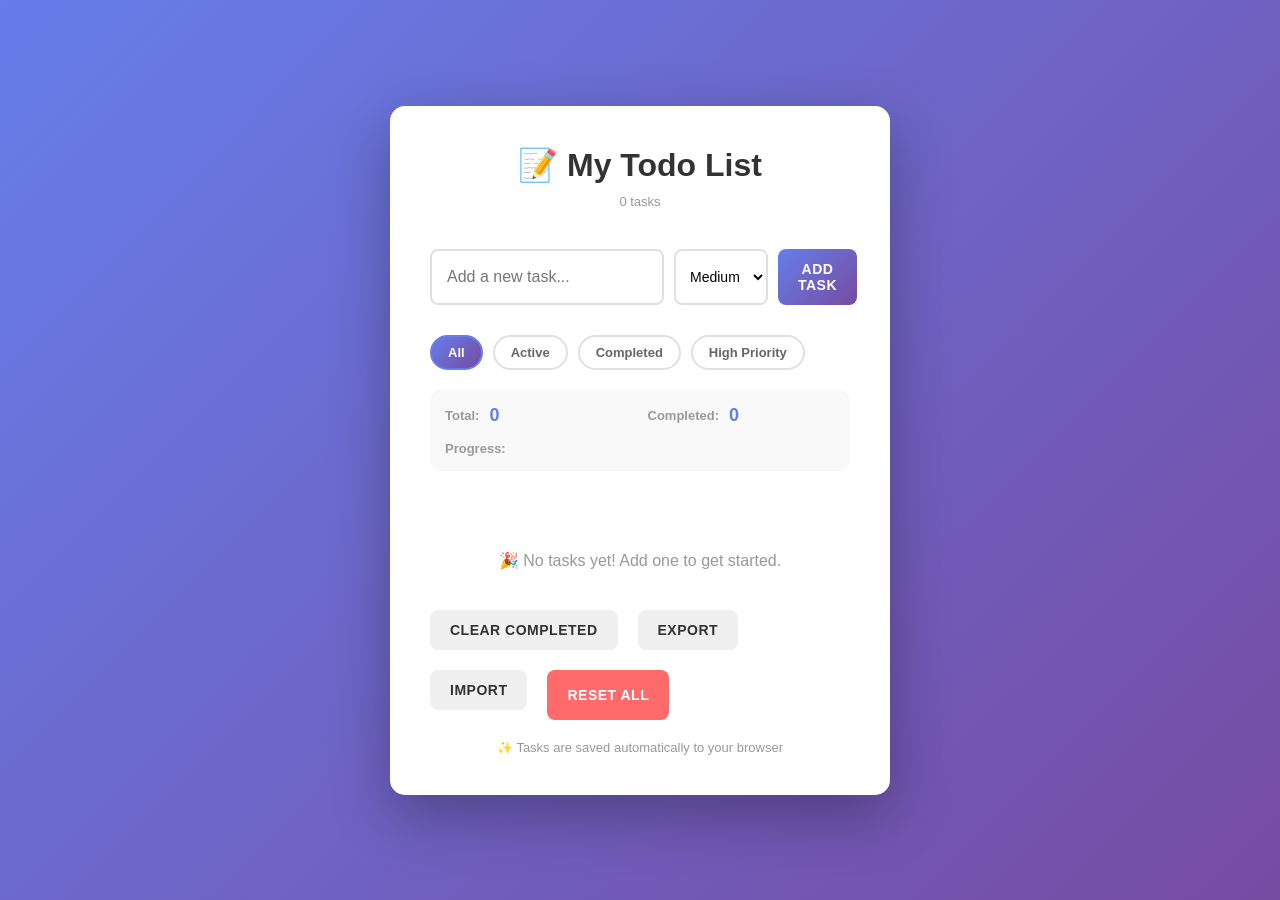
<file: todo-app/index.html>
<!DOCTYPE html>
<html lang="en">
<head>
    <meta charset="UTF-8">
    <meta name="viewport" content="width=device-width, initial-scale=1.0">
    <title>Todo List App - Local Storage</title>
    <link rel="stylesheet" href="style.css">
</head>
<body>
    <div class="container">
        <header>
            <h1>📝 My Todo List</h1>
            <p id="todoCount" class="todo-count">0 tasks</p>
        </header>

        <div class="input-section">
            <div class="input-group">
                <input 
                    type="text" 
                    id="todoInput" 
                    placeholder="Add a new task..."
                    class="todo-input"
                    autocomplete="off"
                >
                <select id="prioritySelect" class="priority-select">
                    <option value="low">Low</option>
                    <option value="medium" selected>Medium</option>
                    <option value="high">High</option>
                </select>
                <button id="addBtn" class="btn btn-add">Add Task</button>
            </div>
        </div>

        <div class="filters">
            <button class="filter-btn active" data-filter="all">All</button>
            <button class="filter-btn" data-filter="active">Active</button>
            <button class="filter-btn" data-filter="completed">Completed</button>
            <button class="filter-btn" data-filter="high">High Priority</button>
        </div>

        <div class="stats">
            <div class="stat">
                <span class="stat-label">Total:</span>
                <span id="totalTodos" class="stat-value">0</span>
            </div>
            <div class="stat">
                <span class="stat-label">Completed:</span>
                <span id="completedTodos" class="stat-value">0</span>
            </div>
            <div class="stat">
                <span class="stat-label">Progress:</span>
                <div class="progress-bar">
                    <div id="progressFill" class="progress-fill"></div>
                </div>
            </div>
        </div>

        <div id="todoList" class="todo-list">
            <!-- Todos will be inserted here -->
        </div>

        <div class="empty-state" id="emptyState">
            <p>🎉 No tasks yet! Add one to get started.</p>
        </div>

        <div class="actions">
            <button id="clearCompleted" class="btn btn-secondary">Clear Completed</button>
            <button id="exportBtn" class="btn btn-secondary">Export</button>
            <button id="importBtn" class="btn btn-secondary">Import</button>
            <input type="file" id="fileInput" accept=".json" style="display: none;">
            <button id="resetAllBtn" class="btn btn-danger">Reset All</button>
        </div>

        <footer>
            <p>✨ Tasks are saved automatically to your browser</p>
        </footer>
    </div>

    <script src="script.js"></script>
</body>
</html>
</file>
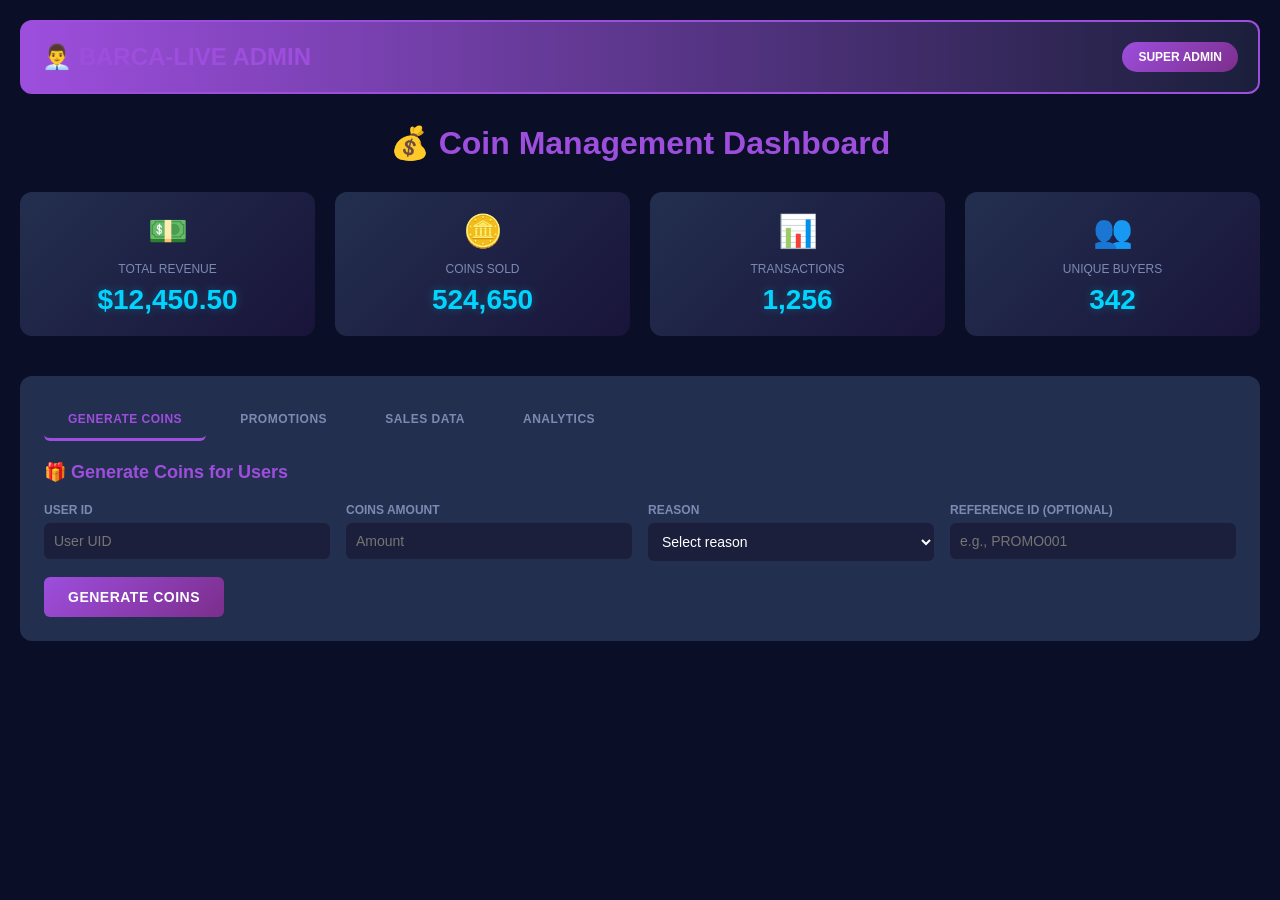
<file: ADMIN_COIN_DASHBOARD.html>
<!DOCTYPE html>
<html lang="en" data-theme="dark">
<head>
    <meta charset="UTF-8">
    <meta name="viewport" content="width=device-width, initial-scale=1.0">
    <title>BARCA-LIVE Admin Coin Dashboard</title>
    <style>
        * {
            margin: 0;
            padding: 0;
            box-sizing: border-box;
        }

        :root {
            --cyan: #00D4FF;
            --purple: #9D4EDD;
            --gold: #FFD700;
            --green: #3DDC84;
            --red: #FF006E;
            --bg-primary: #0A0E27;
            --bg-secondary: #1B1F3B;
            --bg-card: #232F4F;
            --text-primary: #FFFFFF;
            --text-muted: #7C8AB3;
        }

        body {
            font-family: -apple-system, BlinkMacSystemFont, 'Segoe UI', Roboto, sans-serif;
            background: var(--bg-primary);
            color: var(--text-primary);
        }

        .container {
            max-width: 1400px;
            margin: 0 auto;
            padding: 20px;
        }

        header {
            background: linear-gradient(90deg, var(--purple), var(--bg-secondary));
            border: 2px solid var(--purple);
            padding: 20px;
            border-radius: 12px;
            margin-bottom: 30px;
            display: flex;
            justify-content: space-between;
            align-items: center;
        }

        .logo {
            font-size: 24px;
            font-weight: 900;
            color: var(--purple);
        }

        .admin-badge {
            background: linear-gradient(135deg, var(--purple), #7C2E8C);
            padding: 8px 16px;
            border-radius: 20px;
            font-weight: 700;
            font-size: 12px;
        }

        h1 {
            text-align: center;
            font-size: 32px;
            margin-bottom: 30px;
            color: var(--purple);
        }

        .stats-grid {
            display: grid;
            grid-template-columns: repeat(auto-fit, minmax(250px, 1fr));
            gap: 20px;
            margin-bottom: 40px;
        }

        .stat-card {
            background: linear-gradient(135deg, var(--bg-card), #2D3E5F);
            border: 2px solid var(--border);
            border-radius: 12px;
            padding: 20px;
            text-align: center;
        }

        .stat-card.highlight {
            border-color: var(--purple);
            background: linear-gradient(135deg, var(--bg-card), rgba(157, 78, 221, 0.1));
        }

        .stat-icon {
            font-size: 32px;
            margin-bottom: 12px;
        }

        .stat-label {
            font-size: 12px;
            color: var(--text-muted);
            text-transform: uppercase;
            margin-bottom: 8px;
        }

        .stat-value {
            font-size: 28px;
            font-weight: 900;
            color: var(--cyan);
            text-shadow: 0 0 10px rgba(0, 212, 255, 0.3);
        }

        .section {
            background: var(--bg-card);
            border: 1px solid var(--border);
            border-radius: 12px;
            padding: 24px;
            margin-bottom: 30px;
        }

        .section-title {
            font-size: 18px;
            font-weight: 900;
            color: var(--purple);
            margin-bottom: 20px;
            display: flex;
            align-items: center;
            gap: 10px;
        }

        .form-grid {
            display: grid;
            grid-template-columns: repeat(auto-fit, minmax(200px, 1fr));
            gap: 16px;
            margin-bottom: 16px;
        }

        .form-group {
            display: flex;
            flex-direction: column;
        }

        label {
            font-size: 12px;
            font-weight: 700;
            color: var(--text-muted);
            text-transform: uppercase;
            margin-bottom: 6px;
        }

        input, select, textarea {
            padding: 10px;
            border: 1px solid var(--border);
            border-radius: 6px;
            background: var(--bg-secondary);
            color: var(--text-primary);
            font-size: 14px;
            font-family: inherit;
        }

        textarea {
            resize: vertical;
            min-height: 80px;
        }

        button {
            padding: 12px 24px;
            background: linear-gradient(135deg, var(--purple), #7C2E8C);
            color: white;
            border: none;
            border-radius: 6px;
            font-weight: 700;
            font-size: 14px;
            cursor: pointer;
            transition: all 0.3s;
            text-transform: uppercase;
            letter-spacing: 0.5px;
        }

        button:hover {
            transform: translateY(-2px);
            box-shadow: 0 6px 20px rgba(157, 78, 221, 0.3);
        }

        button:active {
            transform: translateY(0);
        }

        .success-message {
            background: rgba(61, 220, 132, 0.1);
            border: 1px solid var(--green);
            color: var(--green);
            padding: 12px;
            border-radius: 6px;
            margin-bottom: 16px;
            display: none;
        }

        .error-message {
            background: rgba(255, 0, 110, 0.1);
            border: 1px solid var(--red);
            color: var(--red);
            padding: 12px;
            border-radius: 6px;
            margin-bottom: 16px;
            display: none;
        }

        .table-container {
            overflow-x: auto;
            margin-top: 20px;
        }

        table {
            width: 100%;
            border-collapse: collapse;
            font-size: 13px;
        }

        th {
            background: var(--bg-secondary);
            padding: 12px;
            text-align: left;
            font-weight: 700;
            color: var(--cyan);
            border-bottom: 2px solid var(--border);
        }

        td {
            padding: 12px;
            border-bottom: 1px solid var(--border);
        }

        tr:hover {
            background: var(--bg-secondary);
        }

        .badge {
            display: inline-block;
            padding: 4px 12px;
            border-radius: 12px;
            font-size: 11px;
            font-weight: 700;
            text-transform: uppercase;
        }

        .badge-success {
            background: rgba(61, 220, 132, 0.2);
            color: var(--green);
        }

        .badge-pending {
            background: rgba(255, 215, 0, 0.2);
            color: var(--gold);
        }

        .badge-failed {
            background: rgba(255, 0, 110, 0.2);
            color: var(--red);
        }

        .tabs {
            display: flex;
            gap: 10px;
            margin-bottom: 20px;
            border-bottom: 2px solid var(--border);
        }

        .tab {
            padding: 12px 24px;
            background: none;
            border: none;
            color: var(--text-muted);
            font-weight: 700;
            cursor: pointer;
            border-bottom: 3px solid transparent;
            transition: all 0.3s;
            text-transform: uppercase;
            font-size: 12px;
        }

        .tab.active {
            color: var(--purple);
            border-bottom-color: var(--purple);
        }

        .tab-content {
            display: none;
        }

        .tab-content.active {
            display: block;
        }

        @media (max-width: 768px) {
            .stats-grid {
                grid-template-columns: 1fr;
            }

            .form-grid {
                grid-template-columns: 1fr;
            }

            table {
                font-size: 11px;
            }

            th, td {
                padding: 8px;
            }
        }
    </style>
</head>
<body>

    <div class="container">
        <!-- Header -->
        <header>
            <div class="logo">👨‍💼 BARCA-LIVE ADMIN</div>
            <div class="admin-badge">SUPER ADMIN</div>
        </header>

        <h1>💰 Coin Management Dashboard</h1>

        <!-- Stats -->
        <div class="stats-grid">
            <div class="stat-card highlight">
                <div class="stat-icon">💵</div>
                <div class="stat-label">Total Revenue</div>
                <div class="stat-value" id="total-revenue">$0</div>
            </div>
            <div class="stat-card highlight">
                <div class="stat-icon">🪙</div>
                <div class="stat-label">Coins Sold</div>
                <div class="stat-value" id="total-coins">0</div>
            </div>
            <div class="stat-card highlight">
                <div class="stat-icon">📊</div>
                <div class="stat-label">Transactions</div>
                <div class="stat-value" id="total-transactions">0</div>
            </div>
            <div class="stat-card highlight">
                <div class="stat-icon">👥</div>
                <div class="stat-label">Unique Buyers</div>
                <div class="stat-value" id="unique-buyers">0</div>
            </div>
        </div>

        <!-- Tabs -->
        <div class="section">
            <div class="tabs">
                <button class="tab active" onclick="switchTab('generate')">Generate Coins</button>
                <button class="tab" onclick="switchTab('promo')">Promotions</button>
                <button class="tab" onclick="switchTab('sales')">Sales Data</button>
                <button class="tab" onclick="switchTab('analytics')">Analytics</button>
            </div>

            <!-- Tab 1: Generate Coins -->
            <div id="generate" class="tab-content active">
                <div class="section-title">🎁 Generate Coins for Users</div>
                <div class="success-message" id="generate-success"></div>
                <div class="error-message" id="generate-error"></div>

                <div class="form-grid">
                    <div class="form-group">
                        <label>User ID</label>
                        <input type="text" id="gen-user-id" placeholder="User UID">
                    </div>
                    <div class="form-group">
                        <label>Coins Amount</label>
                        <input type="number" id="gen-coins" placeholder="Amount" min="0">
                    </div>
                    <div class="form-group">
                        <label>Reason</label>
                        <select id="gen-reason">
                            <option value="">Select reason</option>
                            <option value="promotion">Promotion</option>
                            <option value="refund">Refund</option>
                            <option value="bonus">Bonus Reward</option>
                            <option value="compensation">Compensation</option>
                            <option value="contest">Contest Prize</option>
                        </select>
                    </div>
                    <div class="form-group">
                        <label>Reference ID (optional)</label>
                        <input type="text" id="gen-ref" placeholder="e.g., PROMO001">
                    </div>
                </div>

                <button onclick="generateCoins()">Generate Coins</button>

                <div class="table-container" id="generate-history" style="display: none;">
                    <h3 style="color: var(--cyan); margin-top: 20px; margin-bottom: 10px;">Generation History</h3>
                    <table id="generate-table">
                        <thead>
                            <tr>
                                <th>Date</th>
                                <th>User ID</th>
                                <th>Coins</th>
                                <th>Reason</th>
                                <th>Status</th>
                            </tr>
                        </thead>
                        <tbody id="generate-tbody"></tbody>
                    </table>
                </div>
            </div>

            <!-- Tab 2: Promotions -->
            <div id="promo" class="tab-content">
                <div class="section-title">🎉 Promotional Offers</div>
                <div class="success-message" id="promo-success"></div>

                <div class="form-grid">
                    <div class="form-group">
                        <label>Offer Title</label>
                        <input type="text" id="promo-title" placeholder="e.g., Summer Sale">
                    </div>
                    <div class="form-group">
                        <label>Discount Percent</label>
                        <input type="number" id="promo-discount" placeholder="0-100" min="0" max="100">
                    </div>
                    <div class="form-group">
                        <label>Valid Until</label>
                        <input type="date" id="promo-date">
                    </div>
                    <div class="form-group">
                        <label>Apply to Package</label>
                        <select id="promo-package">
                            <option value="">All Packages</option>
                            <option value="1">Starter ($0.99)</option>
                            <option value="3">Popular ($9.99)</option>
                            <option value="5">Premium ($49.99)</option>
                            <option value="7">Elite ($199.99)</option>
                        </select>
                    </div>
                </div>

                <div class="form-group">
                    <label>Description</label>
                    <textarea id="promo-description" placeholder="Offer details..."></textarea>
                </div>

                <button onclick="createPromo()">Create Promotional Offer</button>

                <div class="table-container" id="promo-history" style="display: none;">
                    <h3 style="color: var(--cyan); margin-top: 20px; margin-bottom: 10px;">Active Promotions</h3>
                    <table id="promo-table">
                        <thead>
                            <tr>
                                <th>Title</th>
                                <th>Discount</th>
                                <th>Package</th>
                                <th>Valid Until</th>
                                <th>Status</th>
                            </tr>
                        </thead>
                        <tbody id="promo-tbody"></tbody>
                    </table>
                </div>
            </div>

            <!-- Tab 3: Sales Data -->
            <div id="sales" class="tab-content">
                <div class="section-title">📊 Recent Sales</div>

                <div class="form-grid">
                    <div class="form-group">
                        <label>Start Date</label>
                        <input type="date" id="sales-start">
                    </div>
                    <div class="form-group">
                        <label>End Date</label>
                        <input type="date" id="sales-end">
                    </div>
                    <div class="form-group">
                        <label>Limit Results</label>
                        <input type="number" id="sales-limit" value="50" min="10" max="500">
                    </div>
                </div>

                <button onclick="loadSalesData()">Load Sales Data</button>

                <div class="table-container" id="sales-history" style="display: none;">
                    <table id="sales-table">
                        <thead>
                            <tr>
                                <th>Date</th>
                                <th>User</th>
                                <th>Package</th>
                                <th>Coins</th>
                                <th>Amount</th>
                                <th>Method</th>
                                <th>Status</th>
                            </tr>
                        </thead>
                        <tbody id="sales-tbody"></tbody>
                    </table>
                </div>
            </div>

            <!-- Tab 4: Analytics -->
            <div id="analytics" class="tab-content">
                <div class="section-title">📈 Sales Analytics</div>

                <div class="form-grid">
                    <div class="stat-card">
                        <div class="stat-label">Average Transaction</div>
                        <div class="stat-value" id="avg-transaction">$0</div>
                    </div>
                    <div class="stat-card">
                        <div class="stat-label">Most Popular Package</div>
                        <div class="stat-value" id="popular-package">-</div>
                    </div>
                    <div class="stat-card">
                        <div class="stat-label">30-Day Revenue</div>
                        <div class="stat-value" id="revenue-30day">$0</div>
                    </div>
                </div>

                <button onclick="loadAnalytics()">Refresh Analytics</button>

                <div id="analytics-content" style="margin-top: 20px;"></div>
            </div>
        </div>
    </div>

    <script>
        // ========== TAB SWITCHING ==========
        function switchTab(tabName) {
            // Hide all tabs
            document.querySelectorAll('.tab-content').forEach(el => {
                el.classList.remove('active');
            });
            document.querySelectorAll('.tab').forEach(el => {
                el.classList.remove('active');
            });

            // Show selected tab
            document.getElementById(tabName).classList.add('active');
            event.target.classList.add('active');
        }

        // ========== GENERATE COINS ==========
        function generateCoins() {
            const userId = document.getElementById('gen-user-id').value;
            const coins = document.getElementById('gen-coins').value;
            const reason = document.getElementById('gen-reason').value;

            if (!userId || !coins || !reason) {
                showError('generate-error', 'Please fill all required fields');
                return;
            }

            // Simulate API call
            fetch('/api/admin/generate-coins', {
                method: 'POST',
                headers: { 'Content-Type': 'application/json' },
                body: JSON.stringify({ userId, coins: parseInt(coins), reason })
            })
            .then(res => res.json())
            .then(data => {
                if (data.success) {
                    showSuccess('generate-success', `✅ ${coins} coins generated for user ${userId}`);
                    document.getElementById('gen-user-id').value = '';
                    document.getElementById('gen-coins').value = '';
                    document.getElementById('gen-reason').value = '';
                } else {
                    showError('generate-error', data.error);
                }
            })
            .catch(err => showError('generate-error', err.message));
        }

        // ========== CREATE PROMO ==========
        function createPromo() {
            const title = document.getElementById('promo-title').value;
            const discount = document.getElementById('promo-discount').value;
            const date = document.getElementById('promo-date').value;

            if (!title || !discount || !date) {
                showError('promo-success', 'Please fill all required fields');
                return;
            }

            // Simulate API call
            fetch('/api/admin/promotional-offer', {
                method: 'POST',
                headers: { 'Content-Type': 'application/json' },
                body: JSON.stringify({
                    title,
                    discountPercent: parseInt(discount),
                    validUntil: date
                })
            })
            .then(res => res.json())
            .then(data => {
                if (data.success) {
                    showSuccess('promo-success', `✅ Promotional offer created: ${discount}% off`);
                    document.getElementById('promo-title').value = '';
                    document.getElementById('promo-discount').value = '';
                    document.getElementById('promo-date').value = '';
                }
            });
        }

        // ========== LOAD SALES DATA ==========
        function loadSalesData() {
            document.getElementById('sales-history').style.display = 'block';
            // In production, fetch from API
            document.getElementById('sales-tbody').innerHTML = `
                <tr>
                    <td>2024-01-15 14:30</td>
                    <td>user_123...</td>
                    <td>Popular</td>
                    <td>850</td>
                    <td>$9.99</td>
                    <td>Stripe</td>
                    <td><span class="badge badge-success">Completed</span></td>
                </tr>
                <tr>
                    <td>2024-01-15 13:45</td>
                    <td>user_456...</td>
                    <td>Premium</td>
                    <td>5000</td>
                    <td>$49.99</td>
                    <td>PayPal</td>
                    <td><span class="badge badge-success">Completed</span></td>
                </tr>
            `;
        }

        // ========== LOAD ANALYTICS ==========
        function loadAnalytics() {
            const content = `
                <h3 style="color: var(--cyan); margin-bottom: 15px;">Daily Revenue (Last 7 days)</h3>
                <div style="background: var(--bg-secondary); padding: 20px; border-radius: 8px; margin-bottom: 20px;">
                    <p style="color: var(--text-muted); font-size: 12px;">Chart would display here</p>
                    <p style="font-size: 24px; font-weight: 900; color: var(--gold); margin-top: 10px;">$2,450.30</p>
                </div>

                <h3 style="color: var(--cyan); margin-bottom: 15px;">Package Popularity</h3>
                <div style="background: var(--bg-secondary); padding: 20px; border-radius: 8px;">
                    <p style="margin-bottom: 10px;"><strong>Popular ($9.99):</strong> <span style="color: var(--cyan);">145 sales (28%)</span></p>
                    <p style="margin-bottom: 10px;"><strong>Premium ($49.99):</strong> <span style="color: var(--green);">98 sales (19%)</span></p>
                    <p style="margin-bottom: 10px;"><strong>VIP ($99.99):</strong> <span style="color: var(--purple);">52 sales (10%)</span></p>
                    <p><strong>Other:</strong> <span style="color: var(--text-muted);">225 sales (43%)</span></p>
                </div>
            `;
            document.getElementById('analytics-content').innerHTML = content;
        }

        // ========== HELPERS ==========
        function showSuccess(id, message) {
            const el = document.getElementById(id);
            el.textContent = message;
            el.style.display = 'block';
            setTimeout(() => el.style.display = 'none', 4000);
        }

        function showError(id, message) {
            const el = document.getElementById(id);
            el.textContent = '❌ ' + message;
            el.style.display = 'block';
            setTimeout(() => el.style.display = 'none', 4000);
        }

        // Initialize
        window.addEventListener('load', () => {
            document.getElementById('total-revenue').textContent = '$12,450.50';
            document.getElementById('total-coins').textContent = '524,650';
            document.getElementById('total-transactions').textContent = '1,256';
            document.getElementById('unique-buyers').textContent = '342';
        });
    </script>

</body>
</html>
</file>
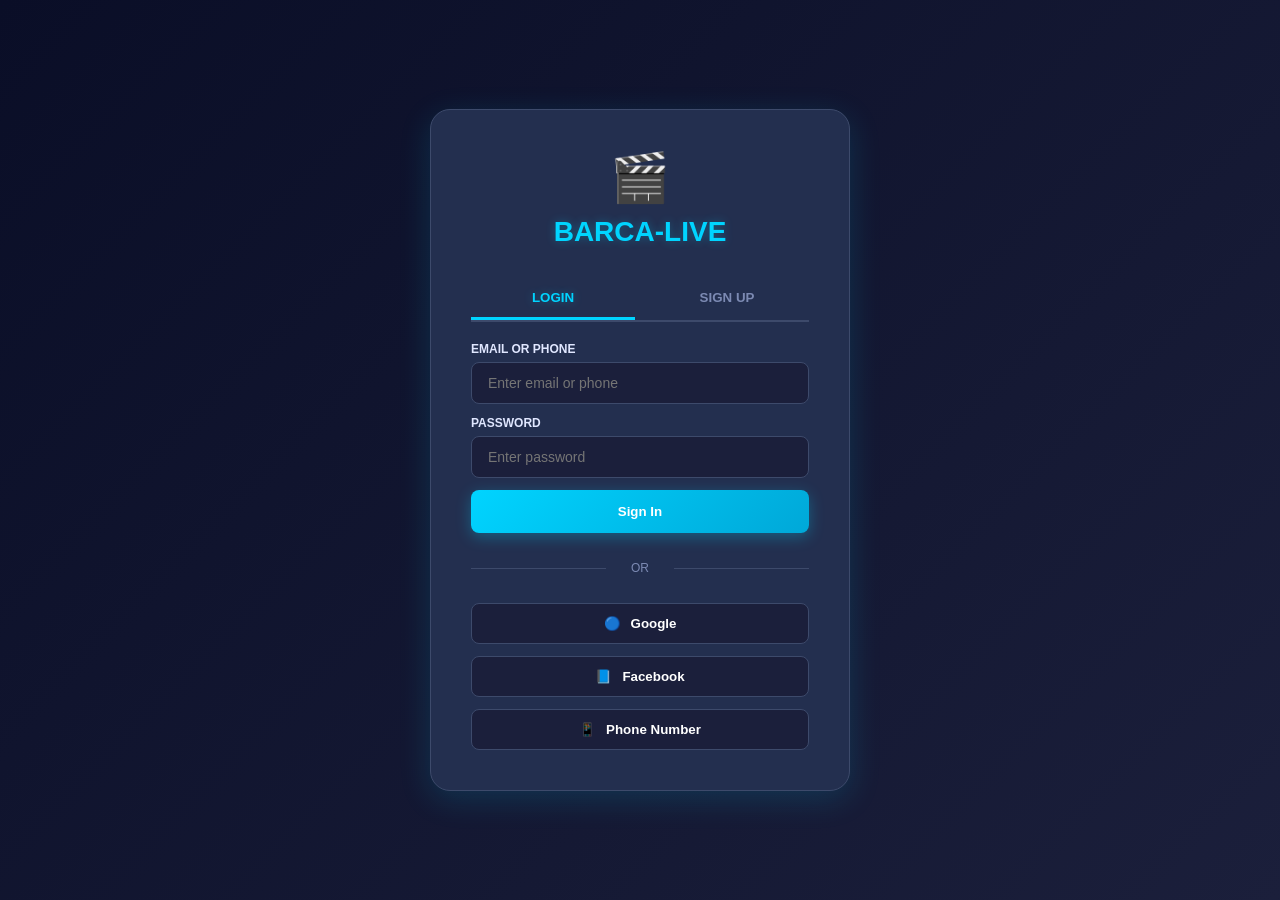
<file: COMPLETE_PLATFORM_BUILD.html>
<!DOCTYPE html>
<html lang="en" data-theme="dark">
<head>
    <meta charset="UTF-8">
    <meta name="viewport" content="width=device-width, initial-scale=1.0">
    <title>BARCA-LIVE - Live Streaming & Voice Rooms Platform</title>
    <style>
        * {
            margin: 0;
            padding: 0;
            box-sizing: border-box;
        }

        :root {
            /* BRAND COLORS */
            --cyan: #00D4FF;
            --purple: #9D4EDD;
            --gold: #FFD700;
            --red: #FF006E;
            --green: #3DDC84;
            --orange: #FF6B35;
            
            /* BACKGROUNDS */
            --bg-primary: #0A0E27;
            --bg-secondary: #1B1F3B;
            --bg-card: #232F4F;
            --bg-elevated: #2D3E5F;
            
            /* TEXT */
            --text-primary: #FFFFFF;
            --text-secondary: #E0E7FF;
            --text-muted: #7C8AB3;
            
            /* BORDERS */
            --border: #3D4A6B;
        }

        [data-theme="light"] {
            --bg-primary: #F8FAFC;
            --bg-secondary: #F0F4F8;
            --bg-card: #FFFFFF;
            --bg-elevated: #EEF2F5;
            --text-primary: #0A0E27;
            --text-secondary: #334155;
            --text-muted: #94A3B8;
            --border: #E2E8F0;
        }

        body {
            font-family: 'Segoe UI', Tahoma, Geneva, Verdana, sans-serif;
            background: var(--bg-primary);
            color: var(--text-primary);
            overflow-x: hidden;
        }

        /* ========== AUTH SCREEN ========== */
        .auth-container {
            min-height: 100vh;
            background: linear-gradient(135deg, var(--bg-primary) 0%, var(--bg-secondary) 100%);
            display: flex;
            justify-content: center;
            align-items: center;
            padding: 20px;
        }

        .auth-box {
            background: var(--bg-card);
            border: 1px solid var(--border);
            border-radius: 20px;
            padding: 40px;
            width: 100%;
            max-width: 420px;
            box-shadow: 0 8px 32px rgba(0, 212, 255, 0.15);
        }

        .auth-header {
            text-align: center;
            margin-bottom: 30px;
        }

        .auth-logo {
            font-size: 48px;
            margin-bottom: 10px;
        }

        .auth-title {
            font-size: 28px;
            font-weight: 900;
            color: var(--cyan);
            text-shadow: 0 0 10px rgba(0, 212, 255, 0.3);
        }

        .auth-tabs {
            display: flex;
            gap: 10px;
            margin-bottom: 20px;
            border-bottom: 2px solid var(--border);
        }

        .auth-tab {
            flex: 1;
            padding: 12px;
            background: transparent;
            border: none;
            color: var(--text-muted);
            font-weight: 700;
            cursor: pointer;
            border-bottom: 3px solid transparent;
            transition: all 0.3s;
        }

        .auth-tab.active {
            color: var(--cyan);
            border-bottom-color: var(--cyan);
            text-shadow: 0 0 10px rgba(0, 212, 255, 0.3);
        }

        .auth-form {
            display: none;
        }

        .auth-form.active {
            display: flex;
            flex-direction: column;
            gap: 12px;
        }

        .form-group {
            display: flex;
            flex-direction: column;
            gap: 6px;
        }

        .form-group label {
            font-size: 12px;
            font-weight: 700;
            color: var(--text-secondary);
            text-transform: uppercase;
        }

        .form-group input,
        .form-group select {
            padding: 12px 16px;
            border: 1px solid var(--border);
            border-radius: 8px;
            background: var(--bg-secondary);
            color: var(--text-primary);
            font-size: 14px;
            transition: all 0.3s;
        }

        .form-group input:focus,
        .form-group select:focus {
            outline: none;
            border-color: var(--cyan);
            box-shadow: 0 0 12px rgba(0, 212, 255, 0.2);
        }

        .btn-primary {
            padding: 14px;
            border: none;
            border-radius: 8px;
            background: linear-gradient(135deg, var(--cyan) 0%, #00A8D8 100%);
            color: white;
            font-weight: 700;
            cursor: pointer;
            transition: all 0.3s;
            box-shadow: 0 4px 15px rgba(0, 212, 255, 0.3);
        }

        .btn-primary:hover {
            transform: translateY(-2px);
            box-shadow: 0 6px 25px rgba(0, 212, 255, 0.4);
        }

        .btn-social {
            padding: 12px;
            border: 1px solid var(--border);
            border-radius: 8px;
            background: var(--bg-secondary);
            color: var(--text-primary);
            font-weight: 700;
            cursor: pointer;
            display: flex;
            align-items: center;
            justify-content: center;
            gap: 10px;
            transition: all 0.3s;
        }

        .btn-social:hover {
            border-color: var(--cyan);
            background: var(--bg-elevated);
        }

        .divider {
            text-align: center;
            color: var(--text-muted);
            position: relative;
            margin: 16px 0;
            font-size: 12px;
        }

        .divider::before,
        .divider::after {
            content: '';
            position: absolute;
            top: 50%;
            width: 40%;
            height: 1px;
            background: var(--border);
        }

        .divider::before {
            left: 0;
        }

        .divider::after {
            right: 0;
        }

        /* ========== APP SCREEN ========== */
        .app {
            display: flex;
            flex-direction: column;
            height: 100vh;
        }

        .app-header {
            background: linear-gradient(90deg, var(--bg-primary) 0%, var(--bg-secondary) 100%);
            border-bottom: 2px solid var(--cyan);
            padding: 12px 20px;
            display: flex;
            justify-content: space-between;
            align-items: center;
            box-shadow: 0 4px 20px rgba(0, 212, 255, 0.15);
        }

        .header-left {
            display: flex;
            gap: 10px;
            align-items: center;
        }

        .menu-btn {
            background: transparent;
            border: none;
            color: var(--text-primary);
            font-size: 20px;
            cursor: pointer;
        }

        .header-title {
            font-weight: 900;
            font-size: 20px;
            color: var(--cyan);
            text-shadow: 0 0 10px rgba(0, 212, 255, 0.3);
        }

        .header-right {
            display: flex;
            gap: 12px;
            align-items: center;
        }

        .coins-display {
            background: linear-gradient(135deg, rgba(255, 215, 0, 0.1) 0%, rgba(255, 107, 53, 0.1) 100%);
            border: 2px solid var(--gold);
            padding: 6px 12px;
            border-radius: 20px;
            font-weight: 800;
            color: var(--gold);
            text-shadow: 0 0 10px rgba(255, 215, 0, 0.3);
            font-size: 14px;
        }

        .app-main {
            flex: 1;
            overflow-y: auto;
            padding: 20px;
        }

        .bottom-nav {
            background: linear-gradient(180deg, var(--bg-primary) 0%, var(--bg-secondary) 100%);
            border-top: 2px solid var(--purple);
            display: flex;
            justify-content: space-around;
            padding: 10px 0;
            box-shadow: 0 -4px 20px rgba(157, 78, 221, 0.15);
        }

        .nav-item {
            background: transparent;
            border: none;
            color: var(--text-muted);
            cursor: pointer;
            padding: 10px;
            border-bottom: 3px solid transparent;
            transition: all 0.3s;
            font-size: 12px;
            text-align: center;
            flex: 1;
        }

        .nav-item.active {
            color: var(--cyan);
            border-bottom-color: var(--cyan);
            text-shadow: 0 0 10px rgba(0, 212, 255, 0.3);
        }

        .page {
            display: none;
        }

        .page.active {
            display: block;
        }

        /* ========== HOME PAGE ========== */
        .home-container {
            max-width: 1200px;
            margin: 0 auto;
        }

        .section-title {
            font-size: 18px;
            font-weight: 900;
            margin: 20px 0 12px 0;
            color: var(--text-primary);
        }

        .streams-grid,
        .rooms-grid {
            display: grid;
            grid-template-columns: repeat(auto-fill, minmax(140px, 1fr));
            gap: 12px;
            margin-bottom: 20px;
        }

        .stream-card,
        .room-card {
            background: linear-gradient(135deg, var(--bg-card) 0%, #2D3E5F 100%);
            border: 1px solid var(--border);
            border-radius: 12px;
            overflow: hidden;
            transition: all 0.3s;
            cursor: pointer;
        }

        .stream-card:hover,
        .room-card:hover {
            border-color: var(--cyan);
            transform: translateY(-4px);
            box-shadow: 0 8px 24px rgba(0, 212, 255, 0.2);
        }

        .card-image {
            width: 100%;
            height: 100px;
            background: linear-gradient(135deg, var(--cyan), var(--purple));
            display: flex;
            align-items: center;
            justify-content: center;
            font-size: 32px;
        }

        .card-info {
            padding: 10px;
        }

        .card-name {
            font-weight: 700;
            font-size: 13px;
            color: var(--text-primary);
            margin-bottom: 4px;
            white-space: nowrap;
            overflow: hidden;
            text-overflow: ellipsis;
        }

        .card-stats {
            font-size: 11px;
            color: var(--text-muted);
            display: flex;
            justify-content: space-between;
        }

        .card-stat-value {
            color: var(--cyan);
            font-weight: 700;
        }

        /* ========== LIVE STREAM PAGE ========== */
        .stream-player {
            width: 100%;
            height: 300px;
            background: linear-gradient(135deg, var(--cyan), var(--purple));
            border-radius: 12px;
            display: flex;
            align-items: center;
            justify-content: center;
            font-size: 48px;
            margin-bottom: 16px;
            position: relative;
            border: 2px solid var(--cyan);
        }

        .live-badge {
            position: absolute;
            top: 10px;
            left: 10px;
            background: linear-gradient(135deg, var(--red), #D90061);
            color: white;
            padding: 6px 12px;
            border-radius: 20px;
            font-weight: 800;
            font-size: 12px;
            animation: pulse 1s infinite;
            text-shadow: 0 0 10px rgba(255, 0, 110, 0.5);
        }

        @keyframes pulse {
            0%, 100% {
                box-shadow: 0 0 10px rgba(255, 0, 110, 0.5);
                transform: scale(1);
            }
            50% {
                box-shadow: 0 0 20px rgba(255, 0, 110, 0.8);
                transform: scale(1.05);
            }
        }

        .earnings-display {
            background: linear-gradient(135deg, var(--bg-secondary) 0%, var(--bg-card) 100%);
            border: 2px solid var(--gold);
            border-radius: 12px;
            padding: 16px;
            margin-bottom: 16px;
            box-shadow: 0 8px 32px rgba(255, 215, 0, 0.2);
        }

        .earnings-title {
            font-size: 12px;
            color: var(--text-muted);
            margin-bottom: 8px;
            text-transform: uppercase;
        }

        .earnings-amount {
            font-size: 32px;
            font-weight: 900;
            color: var(--gold);
            text-shadow: 0 0 20px rgba(255, 215, 0, 0.4);
            margin-bottom: 8px;
        }

        .earnings-breakdown {
            display: flex;
            justify-content: space-around;
            font-size: 11px;
            color: var(--text-muted);
        }

        .chat-container {
            background: var(--bg-card);
            border: 1px solid var(--border);
            border-radius: 12px;
            height: 250px;
            display: flex;
            flex-direction: column;
            overflow: hidden;
        }

        .chat-messages {
            flex: 1;
            overflow-y: auto;
            padding: 12px;
            display: flex;
            flex-direction: column;
            gap: 8px;
        }

        .chat-message {
            display: flex;
            gap: 8px;
            font-size: 12px;
        }

        .chat-user {
            font-weight: 700;
            color: var(--cyan);
        }

        .chat-text {
            color: var(--text-secondary);
        }

        .chat-input-area {
            display: flex;
            gap: 8px;
            padding: 10px;
            border-top: 1px solid var(--border);
        }

        .chat-input {
            flex: 1;
            padding: 8px 12px;
            border: 1px solid var(--border);
            border-radius: 6px;
            background: var(--bg-secondary);
            color: var(--text-primary);
            font-size: 12px;
        }

        .chat-input:focus {
            outline: none;
            border-color: var(--cyan);
            box-shadow: 0 0 8px rgba(0, 212, 255, 0.2);
        }

        .btn-send {
            padding: 8px 16px;
            background: linear-gradient(135deg, var(--cyan), #00A8D8);
            border: none;
            border-radius: 6px;
            color: white;
            font-weight: 700;
            cursor: pointer;
            font-size: 12px;
        }

        /* ========== ROOMS PAGE ========== */
        .create-room-btn {
            width: 100%;
            padding: 14px;
            margin-bottom: 16px;
            background: linear-gradient(135deg, var(--green), #1DB584);
            border: none;
            border-radius: 8px;
            color: white;
            font-weight: 700;
            cursor: pointer;
            font-size: 14px;
        }

        .room-status {
            display: flex;
            justify-content: space-between;
            align-items: center;
            padding: 8px 0;
            font-size: 11px;
        }

        .room-members {
            color: var(--cyan);
            font-weight: 700;
        }

        .room-type {
            background: linear-gradient(135deg, var(--purple), #7B2FF7);
            color: white;
            padding: 2px 6px;
            border-radius: 4px;
            font-size: 10px;
            font-weight: 700;
        }

        /* ========== WALLET PAGE ========== */
        .wallet-balance {
            background: linear-gradient(135deg, var(--bg-secondary) 0%, var(--bg-card) 100%);
            border: 2px solid var(--gold);
            border-radius: 16px;
            padding: 24px;
            text-align: center;
            margin-bottom: 20px;
            box-shadow: 0 8px 32px rgba(255, 215, 0, 0.2);
        }

        .balance-title {
            font-size: 12px;
            color: var(--text-muted);
            text-transform: uppercase;
            margin-bottom: 8px;
        }

        .balance-amount {
            font-size: 40px;
            font-weight: 900;
            color: var(--gold);
            text-shadow: 0 0 20px rgba(255, 215, 0, 0.4);
            margin-bottom: 4px;
        }

        .balance-usd {
            font-size: 14px;
            color: var(--text-secondary);
        }

        .action-buttons {
            display: grid;
            grid-template-columns: 1fr 1fr;
            gap: 12px;
            margin-bottom: 20px;
        }

        .btn-action {
            padding: 14px;
            border: none;
            border-radius: 8px;
            color: white;
            font-weight: 700;
            cursor: pointer;
            font-size: 13px;
        }

        .btn-recharge {
            background: linear-gradient(135deg, var(--green), #1DB584);
        }

        .btn-withdraw {
            background: linear-gradient(135deg, var(--orange), #FF5722);
        }

        .transaction-list {
            display: flex;
            flex-direction: column;
            gap: 8px;
        }

        .transaction-item {
            background: var(--bg-card);
            border: 1px solid var(--border);
            padding: 12px;
            border-radius: 8px;
            display: flex;
            justify-content: space-between;
            align-items: center;
            font-size: 12px;
        }

        .transaction-type {
            font-weight: 700;
        }

        .transaction-amount {
            font-weight: 800;
            font-size: 14px;
        }

        .transaction-credit {
            color: var(--green);
        }

        .transaction-debit {
            color: var(--red);
        }

        /* ========== PROFILE PAGE ========== */
        .profile-header {
            text-align: center;
            margin-bottom: 20px;
        }

        .profile-avatar {
            width: 80px;
            height: 80px;
            border-radius: 50%;
            background: linear-gradient(135deg, var(--cyan), var(--purple));
            display: flex;
            align-items: center;
            justify-content: center;
            font-size: 36px;
            margin: 0 auto 12px;
            border: 3px solid var(--gold);
        }

        .profile-name {
            font-size: 18px;
            font-weight: 900;
            color: var(--text-primary);
        }

        .profile-id {
            font-size: 12px;
            color: var(--text-muted);
            margin-bottom: 8px;
        }

        .profile-stats {
            display: grid;
            grid-template-columns: 1fr 1fr 1fr;
            gap: 8px;
            margin-bottom: 20px;
        }

        .stat-box {
            background: var(--bg-card);
            border: 1px solid var(--border);
            padding: 12px;
            border-radius: 8px;
            text-align: center;
        }

        .stat-value {
            font-size: 18px;
            font-weight: 900;
            color: var(--cyan);
        }

        .stat-label {
            font-size: 10px;
            color: var(--text-muted);
            margin-top: 4px;
            text-transform: uppercase;
        }

        .logout-btn {
            width: 100%;
            padding: 14px;
            background: linear-gradient(135deg, var(--red), #D90061);
            border: none;
            border-radius: 8px;
            color: white;
            font-weight: 700;
            cursor: pointer;
            font-size: 14px;
        }

        /* ========== MODAL ========== */
        .modal {
            display: none;
            position: fixed;
            top: 0;
            left: 0;
            width: 100%;
            height: 100%;
            background: rgba(0, 0, 0, 0.7);
            z-index: 1000;
            align-items: center;
            justify-content: center;
        }

        .modal.active {
            display: flex;
        }

        .modal-content {
            background: var(--bg-card);
            border: 1px solid var(--border);
            border-radius: 16px;
            padding: 20px;
            max-width: 90%;
            width: 100%;
            max-height: 90vh;
            overflow-y: auto;
            box-shadow: 0 8px 32px rgba(0, 0, 0, 0.5);
        }

        .modal-header {
            display: flex;
            justify-content: space-between;
            align-items: center;
            margin-bottom: 16px;
            padding-bottom: 12px;
            border-bottom: 2px solid var(--border);
        }

        .modal-title {
            font-size: 18px;
            font-weight: 900;
            color: var(--text-primary);
        }

        .close-btn {
            background: transparent;
            border: none;
            color: var(--text-primary);
            font-size: 20px;
            cursor: pointer;
        }

        /* ========== RESPONSIVE ========== */
        @media (max-width: 640px) {
            .auth-box {
                padding: 20px;
            }

            .streams-grid,
            .rooms-grid {
                grid-template-columns: repeat(2, 1fr);
            }

            .action-buttons {
                grid-template-columns: 1fr;
            }

            .profile-stats {
                grid-template-columns: 1fr;
            }
        }

        /* ========== SCROLLBAR ========== */
        ::-webkit-scrollbar {
            width: 6px;
        }

        ::-webkit-scrollbar-track {
            background: var(--bg-secondary);
        }

        ::-webkit-scrollbar-thumb {
            background: var(--cyan);
            border-radius: 3px;
        }

        ::-webkit-scrollbar-thumb:hover {
            background: var(--purple);
        }
    </style>
</head>
<body>
    <!-- AUTH SCREEN -->
    <div id="auth-screen" class="auth-container">
        <div class="auth-box">
            <div class="auth-header">
                <div class="auth-logo">🎬</div>
                <div class="auth-title">BARCA-LIVE</div>
            </div>

            <div class="auth-tabs">
                <button class="auth-tab active" onclick="switchAuthTab('login')">LOGIN</button>
                <button class="auth-tab" onclick="switchAuthTab('signup')">SIGN UP</button>
            </div>

            <!-- LOGIN FORM -->
            <form class="auth-form active" id="login-form" onsubmit="handleLogin(event)">
                <div class="form-group">
                    <label>Email or Phone</label>
                    <input type="text" id="login-email" placeholder="Enter email or phone" required>
                </div>
                <div class="form-group">
                    <label>Password</label>
                    <input type="password" id="login-password" placeholder="Enter password" required>
                </div>
                <button type="submit" class="btn-primary">Sign In</button>

                <div class="divider">OR</div>

                <button type="button" class="btn-social" onclick="loginWithGoogle()">
                    <span>🔵</span> Google
                </button>
                <button type="button" class="btn-social" onclick="loginWithFacebook()">
                    <span>📘</span> Facebook
                </button>
                <button type="button" class="btn-social" onclick="showPhoneLogin()">
                    <span>📱</span> Phone Number
                </button>
            </form>

            <!-- SIGNUP FORM -->
            <form class="auth-form" id="signup-form" onsubmit="handleSignup(event)">
                <div class="form-group">
                    <label>Full Name</label>
                    <input type="text" id="signup-name" placeholder="Enter your name" required>
                </div>
                <div class="form-group">
                    <label>Email</label>
                    <input type="email" id="signup-email" placeholder="Enter email" required>
                </div>
                <div class="form-group">
                    <label>Phone Number</label>
                    <input type="tel" id="signup-phone" placeholder="Enter phone number" required>
                </div>
                <div class="form-group">
                    <label>Password</label>
                    <input type="password" id="signup-password" placeholder="Create password" required>
                </div>
                <div class="form-group">
                    <label>Gender</label>
                    <select id="signup-gender" required>
                        <option value="">Select gender</option>
                        <option value="male">Male</option>
                        <option value="female">Female</option>
                        <option value="other">Other</option>
                    </select>
                </div>
                <div class="form-group">
                    <label>Account Type</label>
                    <select id="signup-type" required>
                        <option value="">Select account type</option>
                        <option value="host">Host/Streamer</option>
                        <option value="viewer">Viewer</option>
                        <option value="agent">Agent/Recruiter</option>
                    </select>
                </div>
                <button type="submit" class="btn-primary">Create Account</button>
            </form>
        </div>
    </div>

    <!-- APP SCREEN -->
    <div id="app-screen" class="app" style="display: none;">
        <!-- HEADER -->
        <div class="app-header">
            <div class="header-left">
                <button class="menu-btn" onclick="toggleMenu()">☰</button>
                <div class="header-title">🎬 BARCA</div>
            </div>
            <div class="header-right">
                <div class="coins-display">🪙 <span id="coins-display">0</span></div>
                <button class="menu-btn" onclick="toggleTheme()">🌙</button>
            </div>
        </div>

        <!-- MAIN CONTENT -->
        <div class="app-main">
            <!-- HOME PAGE -->
            <div id="page-home" class="page active">
                <div class="home-container">
                    <div class="section-title">🎥 LIVE STREAMS</div>
                    <div class="streams-grid" id="streams-grid">
                        <div class="stream-card" onclick="goLive()">
                            <div class="card-image">+</div>
                            <div class="card-info">
                                <div class="card-name">Go Live</div>
                            </div>
                        </div>
                    </div>

                    <div class="section-title">🎤 VOICE ROOMS</div>
                    <div class="rooms-grid" id="rooms-grid">
                        <div class="room-card" onclick="openCreateRoom()">
                            <div class="card-image">+</div>
                            <div class="card-info">
                                <div class="card-name">Create</div>
                            </div>
                        </div>
                    </div>

                    <div class="section-title">🏆 TOP EARNERS</div>
                    <div id="leaderboard"></div>
                </div>
            </div>

            <!-- LIVE PAGE -->
            <div id="page-live" class="page">
                <div class="stream-player">📹</div>
                <div class="live-badge" id="live-badge">🔴 LIVE</div>
                <div class="earnings-display">
                    <div class="earnings-title">Your Earnings</div>
                    <div class="earnings-amount" id="stream-earnings">🪙 0</div>
                    <div class="earnings-breakdown">
                        <span>You: 70%</span>
                        <span>Agency: 20%</span>
                        <span>Platform: 10%</span>
                    </div>
                </div>
                <div class="chat-container">
                    <div class="chat-messages" id="chat-messages"></div>
                    <div class="chat-input-area">
                        <input type="text" class="chat-input" id="chat-input" placeholder="Say something...">
                        <button class="btn-send" onclick="sendChat()">Send</button>
                    </div>
                </div>
            </div>

            <!-- ROOMS PAGE -->
            <div id="page-rooms" class="page">
                <button class="create-room-btn" onclick="openCreateRoom()">+ CREATE NEW ROOM</button>
                <div id="rooms-list"></div>
            </div>

            <!-- WALLET PAGE -->
            <div id="page-wallet" class="page">
                <div class="wallet-balance">
                    <div class="balance-title">Total Balance</div>
                    <div class="balance-amount"><span id="wallet-coins">0</span> COINS</div>
                    <div class="balance-usd">≈ $<span id="wallet-usd">0</span></div>
                </div>

                <div class="action-buttons">
                    <button class="btn-action btn-recharge" onclick="openRecharge()">💎 RECHARGE</button>
                    <button class="btn-action btn-withdraw" onclick="openWithdraw()">💳 WITHDRAW</button>
                </div>

                <div class="section-title">Recent Transactions</div>
                <div class="transaction-list" id="transactions"></div>
            </div>

            <!-- PROFILE PAGE -->
            <div id="page-profile" class="page">
                <div class="profile-header">
                    <div class="profile-avatar">👤</div>
                    <div class="profile-name" id="profile-name">User Name</div>
                    <div class="profile-id" id="profile-id">ID: 123456</div>
                </div>

                <div class="profile-stats">
                    <div class="stat-box">
                        <div class="stat-value" id="stat-streams">0</div>
                        <div class="stat-label">Streams</div>
                    </div>
                    <div class="stat-box">
                        <div class="stat-value" id="stat-earned">0</div>
                        <div class="stat-label">Earned</div>
                    </div>
                    <div class="stat-box">
                        <div class="stat-value" id="stat-level">1</div>
                        <div class="stat-label">Level</div>
                    </div>
                </div>

                <button class="logout-btn" onclick="logout()">🚪 LOGOUT</button>
            </div>
        </div>

        <!-- BOTTOM NAVIGATION -->
        <div class="bottom-nav">
            <button class="nav-item active" onclick="navigateTo('home')">🏠 Home</button>
            <button class="nav-item" onclick="navigateTo('live')">📡 Live</button>
            <button class="nav-item" onclick="navigateTo('rooms')">🎤 Rooms</button>
            <button class="nav-item" onclick="navigateTo('wallet')">💰 Wallet</button>
            <button class="nav-item" onclick="navigateTo('profile')">👤 Profile</button>
        </div>
    </div>

    <!-- MODALS -->
    <div id="create-room-modal" class="modal">
        <div class="modal-content" style="max-width: 400px;">
            <div class="modal-header">
                <div class="modal-title">Create Voice Room</div>
                <button class="close-btn" onclick="closeModal('create-room-modal')">✕</button>
            </div>
            <form onsubmit="createRoom(event)">
                <div class="form-group">
                    <label>Room Name</label>
                    <input type="text" id="room-name" placeholder="Enter room name" required>
                </div>
                <div class="form-group">
                    <label>Room Type</label>
                    <select id="room-type" required>
                        <option value="music">🎵 Music</option>
                        <option value="talk">💬 Talk</option>
                        <option value="gaming">🎮 Gaming</option>
                        <option value="dating">❤️ Dating</option>
                    </select>
                </div>
                <div class="form-group">
                    <label>Max Seats (6-12)</label>
                    <input type="number" id="room-seats" min="6" max="12" value="6" required>
                </div>
                <button type="submit" class="btn-primary" style="width: 100%;">Create Room</button>
            </form>
        </div>
    </div>

    <script>
        // ========== STATE MANAGEMENT ==========
        let currentUser = null;
        let userCoins = 0;
        let rooms = [];
        let streams = [];
        let accountCreationTime = null;

        // ========== AUTH FUNCTIONS ==========
        function switchAuthTab(tab) {
            document.querySelectorAll('.auth-tab').forEach(btn => btn.classList.remove('active'));
            document.querySelectorAll('.auth-form').forEach(form => form.classList.remove('active'));
            
            event.target.classList.add('active');
            document.getElementById(tab + '-form').classList.add('active');
        }

        function handleLogin(e) {
            e.preventDefault();
            const email = document.getElementById('login-email').value;
            const password = document.getElementById('login-password').value;
            
            if (email && password) {
                currentUser = {
                    id: Math.random().toString(36).substr(2, 9),
                    name: 'User',
                    email: email,
                    coins: 0,
                    createdAt: Date.now()
                };
                
                userCoins = 0;
                showApp();
                updateUI();
                showNotification('Logged in successfully!', 'success');
            }
        }

        function handleSignup(e) {
            e.preventDefault();
            const name = document.getElementById('signup-name').value;
            const email = document.getElementById('signup-email').value;
            const phone = document.getElementById('signup-phone').value;
            const type = document.getElementById('signup-type').value;
            
            if (name && email && phone && type) {
                accountCreationTime = Date.now();
                currentUser = {
                    id: Math.random().toString(36).substr(2, 9),
                    name: name,
                    email: email,
                    phone: phone,
                    type: type,
                    coins: 0,
                    createdAt: accountCreationTime
                };
                
                // NEW USER BONUS: 20000 coins for sitting 2 hours in voice rooms
                userCoins = 0;
                showApp();
                updateUI();
                showNotification('Account created! Earn bonus coins in voice rooms!', 'success');
            }
        }

        function loginWithGoogle() {
            currentUser = {
                id: Math.random().toString(36).substr(2, 9),
                name: 'Google User',
                email: 'user@gmail.com',
                coins: 0,
                loginMethod: 'google',
                createdAt: Date.now()
            };
            userCoins = 0;
            showApp();
            updateUI();
            showNotification('Logged in with Google!', 'success');
        }

        function loginWithFacebook() {
            currentUser = {
                id: Math.random().toString(36).substr(2, 9),
                name: 'Facebook User',
                email: 'user@facebook.com',
                coins: 0,
                loginMethod: 'facebook',
                createdAt: Date.now()
            };
            userCoins = 0;
            showApp();
            updateUI();
            showNotification('Logged in with Facebook!', 'success');
        }

        function showPhoneLogin() {
            const phone = prompt('Enter your phone number:');
            if (phone) {
                currentUser = {
                    id: Math.random().toString(36).substr(2, 9),
                    name: 'Phone User',
                    phone: phone,
                    coins: 0,
                    loginMethod: 'phone',
                    createdAt: Date.now()
                };
                userCoins = 0;
                showApp();
                updateUI();
                showNotification('Logged in with phone!', 'success');
            }
        }

        // ========== EARNING BONUS SYSTEM ==========
        function addNewUserBonus() {
            if (!accountCreationTime) return;
            
            const daysSinceCreation = (Date.now() - accountCreationTime) / (1000 * 60 * 60 * 24);
            
            if (daysSinceCreation <= 8) {
                // NEW USER: 20,000 coins for 2 hours in voice rooms
                userCoins += 20000;
                showNotification('🎉 New User Bonus! +20,000 coins!', 'success');
            } else {
                // OLD USER: 10,000 coins for 2 hours in voice rooms
                userCoins += 10000;
                showNotification('✅ Bonus! +10,000 coins!', 'success');
            }
            
            updateUI();
        }

        // ========== NAVIGATION & UI ==========
        function showApp() {
            document.getElementById('auth-screen').style.display = 'none';
            document.getElementById('app-screen').style.display = 'flex';
        }

        function navigateTo(page) {
            document.querySelectorAll('.page').forEach(p => p.classList.remove('active'));
            document.querySelectorAll('.nav-item').forEach(item => item.classList.remove('active'));
            
            document.getElementById('page-' + page).classList.add('active');
            event.target.classList.add('active');
        }

        function toggleTheme() {
            const theme = document.documentElement.getAttribute('data-theme') === 'dark' ? 'light' : 'dark';
            document.documentElement.setAttribute('data-theme', theme);
        }

        function toggleMenu() {
            // Sidebar menu implementation
        }

        // ========== ROOM FUNCTIONS ==========
        function openCreateRoom() {
            document.getElementById('create-room-modal').classList.add('active');
        }

        function closeModal(id) {
            document.getElementById(id).classList.remove('active');
        }

        function createRoom(e) {
            e.preventDefault();
            const name = document.getElementById('room-name').value;
            const type = document.getElementById('room-type').value;
            const seats = parseInt(document.getElementById('room-seats').value);
            
            const room = {
                id: Math.random().toString(36).substr(2, 9),
                name: name,
                type: type,
                maxSeats: seats,
                currentMembers: 1,
                earnings: 0,
                icon: type === 'music' ? '🎵' : type === 'talk' ? '💬' : type === 'gaming' ? '🎮' : '❤️'
            };
            
            rooms.push(room);
            closeModal('create-room-modal');
            updateRoomsList();
            navigateTo('rooms');
            showNotification('Room created successfully!', 'success');
        }

        function updateRoomsList() {
            const roomsList = document.getElementById('rooms-list');
            roomsList.innerHTML = rooms.map(room => `
                <div class="room-card" onclick="joinRoom('${room.id}')">
                    <div class="card-image">${room.icon}</div>
                    <div class="card-info">
                        <div class="card-name">${room.name}</div>
                        <div class="room-status">
                            <span class="room-members">👥 ${room.currentMembers}/${room.maxSeats}</span>
                            <span class="room-type">${room.type}</span>
                        </div>
                    </div>
                </div>
            `).join('');
        }

        function joinRoom(roomId) {
            const room = rooms.find(r => r.id === roomId);
            if (room) {
                showNotification(`Joined ${room.name}!`, 'success');
                // Start 2-hour timer for bonus
                setTimeout(addNewUserBonus, 2 * 60 * 60 * 1000); // 2 hours
            }
        }

        // ========== STREAM FUNCTIONS ==========
        function goLive() {
            const stream = {
                id: Math.random().toString(36).substr(2, 9),
                host: currentUser.name,
                viewers: Math.floor(Math.random() * 100),
                earnings: 0,
                isLive: true
            };
            
            streams.push(stream);
            navigateTo('live');
            showNotification('You are now LIVE!', 'success');
            simulateViewers(stream);
        }

        function simulateViewers(stream) {
            setInterval(() => {
                const giftAmount = Math.random() > 0.7 ? Math.floor(Math.random() * 100) + 10 : 0;
                if (giftAmount > 0) {
                    const hostEarnings = Math.floor(giftAmount * 0.7);
                    userCoins += hostEarnings;
                    document.getElementById('stream-earnings').textContent = `🪙 ${userCoins}`;
                    addChatMessage('Viewer', `Sent 💎 gift (🪙${giftAmount})`);
                }
            }, 3000);
        }

        function addChatMessage(user, message) {
            const chatMessages = document.getElementById('chat-messages');
            const messageEl = document.createElement('div');
            messageEl.className = 'chat-message';
            messageEl.innerHTML = `
                <span class="chat-user">${user}:</span>
                <span class="chat-text">${message}</span>
            `;
            chatMessages.appendChild(messageEl);
            chatMessages.scrollTop = chatMessages.scrollHeight;
        }

        function sendChat() {
            const input = document.getElementById('chat-input');
            if (input.value) {
                addChatMessage('You', input.value);
                input.value = '';
            }
        }

        // ========== WALLET FUNCTIONS ==========
        function openRecharge() {
            const amount = prompt('Enter amount to recharge ($):');
            if (amount) {
                const coins = Math.floor(amount * 100);
                userCoins += coins;
                updateUI();
                showNotification(`Recharged ${coins} coins!`, 'success');
            }
        }

        function openWithdraw() {
            const amount = prompt(`Available: ${userCoins} coins. Enter amount to withdraw:`);
            if (amount && amount <= userCoins) {
                userCoins -= amount;
                updateUI();
                showNotification(`Withdrawn ${amount} coins!`, 'success');
            }
        }

        // ========== UI UPDATES ==========
        function updateUI() {
            if (!currentUser) return;
            
            // Update coins display
            document.getElementById('coins-display').textContent = userCoins;
            document.getElementById('wallet-coins').textContent = userCoins;
            document.getElementById('wallet-usd').textContent = (userCoins * 0.007).toFixed(2);
            
            // Update profile
            document.getElementById('profile-name').textContent = currentUser.name;
            document.getElementById('profile-id').textContent = `ID: ${currentUser.id}`;
            document.getElementById('stat-earned').textContent = userCoins;
            
            // Update leaderboard
            updateLeaderboard();
        }

        function updateLeaderboard() {
            const leaderboard = document.getElementById('leaderboard');
            leaderboard.innerHTML = `
                <div class="transaction-item">
                    <span class="transaction-type">1. ${currentUser.name}</span>
                    <span class="transaction-amount transaction-credit">🪙 ${userCoins}</span>
                </div>
            `;
        }

        function logout() {
            if (confirm('Logout?')) {
                currentUser = null;
                userCoins = 0;
                document.getElementById('auth-screen').style.display = 'flex';
                document.getElementById('app-screen').style.display = 'none';
            }
        }

        function showNotification(message, type) {
            alert(message); // Replace with proper notification
        }

        // Initialize on load
        document.addEventListener('DOMContentLoaded', updateUI);
    </script>
</body>
</html>
</file>
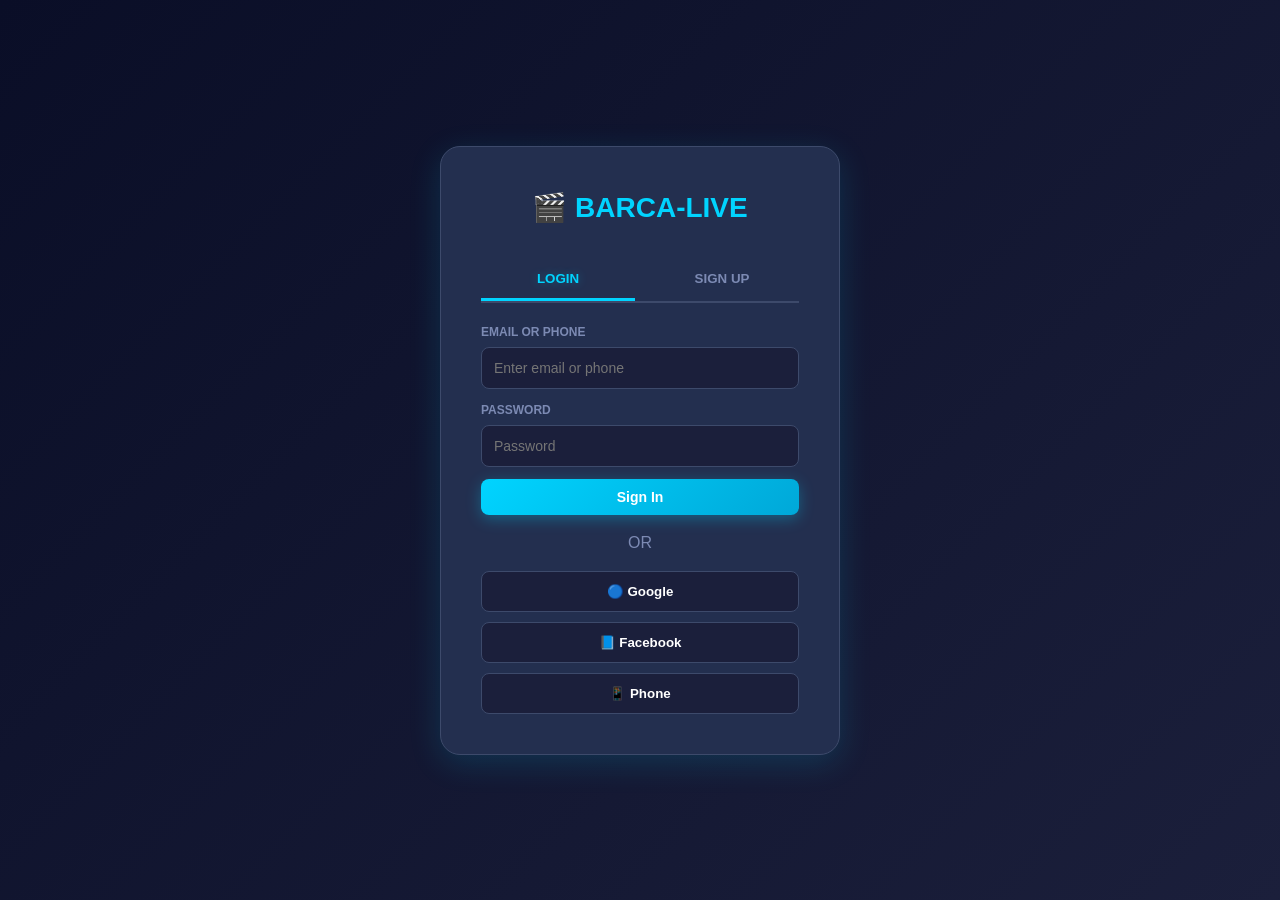
<file: FRONTEND_COMPLETE.html>
<!DOCTYPE html>
<html lang="en" data-theme="dark">
<head>
    <meta charset="UTF-8">
    <meta name="viewport" content="width=device-width, initial-scale=1.0, maximum-scale=1.0, user-scalable=no">
    <title>BARCA-LIVE - Live Streaming & Voice Rooms</title>
    <style>
        * {
            margin: 0;
            padding: 0;
            box-sizing: border-box;
        }

        :root {
            --cyan: #00D4FF;
            --purple: #9D4EDD;
            --gold: #FFD700;
            --red: #FF006E;
            --green: #3DDC84;
            --orange: #FF6B35;
            --bg-primary: #0A0E27;
            --bg-secondary: #1B1F3B;
            --bg-card: #232F4F;
            --text-primary: #FFFFFF;
            --text-muted: #7C8AB3;
            --border: #3D4A6B;
        }

        [data-theme="light"] {
            --bg-primary: #F8FAFC;
            --bg-secondary: #F0F4F8;
            --bg-card: #FFFFFF;
            --text-primary: #0A0E27;
            --text-muted: #94A3B8;
            --border: #E2E8F0;
        }

        body {
            font-family: -apple-system, BlinkMacSystemFont, 'Segoe UI', Roboto, sans-serif;
            background: var(--bg-primary);
            color: var(--text-primary);
            line-height: 1.5;
        }

        .container {
            max-width: 1200px;
            margin: 0 auto;
            padding: 20px;
        }

        /* HEADER */
        header {
            background: linear-gradient(90deg, var(--bg-primary), var(--bg-secondary));
            border-bottom: 2px solid var(--cyan);
            padding: 12px 20px;
            display: flex;
            justify-content: space-between;
            align-items: center;
            box-shadow: 0 4px 20px rgba(0, 212, 255, 0.15);
            position: sticky;
            top: 0;
            z-index: 1000;
        }

        .logo {
            font-size: 24px;
            font-weight: 900;
            color: var(--cyan);
            text-shadow: 0 0 10px rgba(0, 212, 255, 0.3);
        }

        .header-actions {
            display: flex;
            gap: 15px;
            align-items: center;
        }

        .coins-badge {
            background: linear-gradient(135deg, rgba(255, 215, 0, 0.1), rgba(255, 107, 53, 0.1));
            border: 2px solid var(--gold);
            padding: 8px 16px;
            border-radius: 20px;
            font-weight: 800;
            color: var(--gold);
            text-shadow: 0 0 10px rgba(255, 215, 0, 0.3);
            font-size: 14px;
        }

        .btn {
            padding: 10px 20px;
            border: none;
            border-radius: 8px;
            font-weight: 700;
            cursor: pointer;
            transition: all 0.3s;
            font-size: 14px;
        }

        .btn-primary {
            background: linear-gradient(135deg, var(--cyan), #00A8D8);
            color: white;
            box-shadow: 0 4px 15px rgba(0, 212, 255, 0.3);
        }

        .btn-primary:hover {
            transform: translateY(-2px);
            box-shadow: 0 6px 25px rgba(0, 212, 255, 0.4);
        }

        /* AUTH SCREEN */
        .auth-screen {
            min-height: 100vh;
            display: flex;
            align-items: center;
            justify-content: center;
            background: linear-gradient(135deg, var(--bg-primary), var(--bg-secondary));
            padding: 20px;
        }

        .auth-box {
            background: var(--bg-card);
            border: 1px solid var(--border);
            border-radius: 20px;
            padding: 40px;
            width: 100%;
            max-width: 400px;
            box-shadow: 0 8px 32px rgba(0, 212, 255, 0.15);
        }

        .auth-title {
            text-align: center;
            font-size: 28px;
            font-weight: 900;
            color: var(--cyan);
            margin-bottom: 30px;
        }

        .tabs {
            display: flex;
            gap: 10px;
            margin-bottom: 20px;
            border-bottom: 2px solid var(--border);
        }

        .tab-btn {
            flex: 1;
            padding: 12px;
            background: transparent;
            border: none;
            color: var(--text-muted);
            font-weight: 700;
            cursor: pointer;
            border-bottom: 3px solid transparent;
            transition: all 0.3s;
        }

        .tab-btn.active {
            color: var(--cyan);
            border-bottom-color: var(--cyan);
            text-shadow: 0 0 10px rgba(0, 212, 255, 0.3);
        }

        .form-group {
            margin-bottom: 12px;
        }

        .form-group label {
            display: block;
            font-size: 12px;
            font-weight: 700;
            color: var(--text-muted);
            text-transform: uppercase;
            margin-bottom: 6px;
        }

        .form-group input,
        .form-group select {
            width: 100%;
            padding: 12px;
            border: 1px solid var(--border);
            border-radius: 8px;
            background: var(--bg-secondary);
            color: var(--text-primary);
            font-size: 14px;
            transition: all 0.3s;
        }

        .form-group input:focus,
        .form-group select:focus {
            outline: none;
            border-color: var(--cyan);
            box-shadow: 0 0 12px rgba(0, 212, 255, 0.2);
        }

        .social-login {
            display: flex;
            flex-direction: column;
            gap: 10px;
            margin-top: 16px;
        }

        .social-btn {
            padding: 12px;
            border: 1px solid var(--border);
            border-radius: 8px;
            background: var(--bg-secondary);
            color: var(--text-primary);
            font-weight: 700;
            cursor: pointer;
            transition: all 0.3s;
        }

        .social-btn:hover {
            border-color: var(--cyan);
            background: var(--bg-primary);
        }

        /* MAIN APP */
        .app-main {
            padding-top: 20px;
        }

        .page {
            display: none;
        }

        .page.active {
            display: block;
        }

        /* GRID */
        .grid {
            display: grid;
            grid-template-columns: repeat(auto-fill, minmax(150px, 1fr));
            gap: 12px;
            margin-bottom: 20px;
        }

        .card {
            background: linear-gradient(135deg, var(--bg-card), #2D3E5F);
            border: 1px solid var(--border);
            border-radius: 12px;
            overflow: hidden;
            transition: all 0.3s;
            cursor: pointer;
        }

        .card:hover {
            border-color: var(--cyan);
            transform: translateY(-4px);
            box-shadow: 0 8px 24px rgba(0, 212, 255, 0.2);
        }

        .card-image {
            width: 100%;
            height: 100px;
            background: linear-gradient(135deg, var(--cyan), var(--purple));
            display: flex;
            align-items: center;
            justify-content: center;
            font-size: 32px;
        }

        .card-body {
            padding: 10px;
        }

        .card-title {
            font-weight: 700;
            font-size: 13px;
            color: var(--text-primary);
            margin-bottom: 4px;
            white-space: nowrap;
            overflow: hidden;
            text-overflow: ellipsis;
        }

        .card-stats {
            font-size: 11px;
            color: var(--text-muted);
            display: flex;
            justify-content: space-between;
        }

        /* EARNINGS DISPLAY */
        .earnings-box {
            background: linear-gradient(135deg, var(--bg-secondary), var(--bg-card));
            border: 2px solid var(--gold);
            border-radius: 12px;
            padding: 20px;
            margin-bottom: 20px;
            box-shadow: 0 8px 32px rgba(255, 215, 0, 0.2);
        }

        .earnings-amount {
            font-size: 36px;
            font-weight: 900;
            color: var(--gold);
            text-shadow: 0 0 20px rgba(255, 215, 0, 0.4);
            margin-bottom: 8px;
        }

        /* CHAT */
        .chat-container {
            background: var(--bg-card);
            border: 1px solid var(--border);
            border-radius: 12px;
            height: 300px;
            display: flex;
            flex-direction: column;
            margin-bottom: 20px;
        }

        .chat-messages {
            flex: 1;
            overflow-y: auto;
            padding: 12px;
            display: flex;
            flex-direction: column;
            gap: 8px;
        }

        .chat-message {
            font-size: 12px;
        }

        .chat-user {
            font-weight: 700;
            color: var(--cyan);
        }

        .chat-text {
            color: var(--text-primary);
        }

        .chat-input-area {
            display: flex;
            gap: 8px;
            padding: 10px;
            border-top: 1px solid var(--border);
        }

        .chat-input {
            flex: 1;
            padding: 8px 12px;
            border: 1px solid var(--border);
            border-radius: 6px;
            background: var(--bg-secondary);
            color: var(--text-primary);
        }

        /* BOTTOM NAV */
        .bottom-nav {
            background: linear-gradient(180deg, var(--bg-primary), var(--bg-secondary));
            border-top: 2px solid var(--purple);
            display: flex;
            justify-content: space-around;
            padding: 10px 0;
            position: fixed;
            bottom: 0;
            width: 100%;
            box-shadow: 0 -4px 20px rgba(157, 78, 221, 0.15);
            z-index: 999;
        }

        .nav-btn {
            background: transparent;
            border: none;
            color: var(--text-muted);
            cursor: pointer;
            padding: 10px;
            flex: 1;
            font-size: 12px;
            transition: all 0.3s;
        }

        .nav-btn.active {
            color: var(--cyan);
            text-shadow: 0 0 10px rgba(0, 212, 255, 0.3);
        }

        /* MODAL */
        .modal {
            display: none;
            position: fixed;
            top: 0;
            left: 0;
            width: 100%;
            height: 100%;
            background: rgba(0, 0, 0, 0.7);
            z-index: 2000;
            align-items: center;
            justify-content: center;
        }

        .modal.active {
            display: flex;
        }

        .modal-content {
            background: var(--bg-card);
            border-radius: 16px;
            padding: 20px;
            width: 90%;
            max-width: 500px;
            max-height: 90vh;
            overflow-y: auto;
        }

        /* RESPONSIVE */
        @media (max-width: 640px) {
            .auth-box {
                padding: 20px;
            }

            .grid {
                grid-template-columns: repeat(2, 1fr);
            }

            header {
                padding: 10px;
            }

            .logo {
                font-size: 18px;
            }

            .coins-badge {
                padding: 6px 12px;
                font-size: 12px;
            }

            .app-main {
                padding-bottom: 80px;
            }
        }

        @media (max-width: 480px) {
            .grid {
                grid-template-columns: repeat(2, 1fr);
            }

            .earnings-amount {
                font-size: 28px;
            }
        }

        /* ANIMATIONS */
        @keyframes pulse {
            0%, 100% {
                box-shadow: 0 0 10px rgba(255, 0, 110, 0.5);
                transform: scale(1);
            }
            50% {
                box-shadow: 0 0 20px rgba(255, 0, 110, 0.8);
                transform: scale(1.05);
            }
        }

        .live-badge {
            display: inline-block;
            background: linear-gradient(135deg, var(--red), #D90061);
            color: white;
            padding: 6px 12px;
            border-radius: 20px;
            font-weight: 800;
            font-size: 12px;
            animation: pulse 1s infinite;
            text-shadow: 0 0 10px rgba(255, 0, 110, 0.5);
        }

        .hidden {
            display: none !important;
        }
    </style>
</head>
<body>
    <!-- AUTH SCREEN -->
    <div id="auth-screen" class="auth-screen">
        <div class="auth-box">
            <div class="auth-title">🎬 BARCA-LIVE</div>
            
            <div class="tabs">
                <button class="tab-btn active" onclick="switchTab('login')">LOGIN</button>
                <button class="tab-btn" onclick="switchTab('signup')">SIGN UP</button>
            </div>

            <!-- LOGIN FORM -->
            <form id="login-form" onsubmit="handleLogin(event)">
                <div class="form-group">
                    <label>Email or Phone</label>
                    <input type="text" id="login-email" placeholder="Enter email or phone" required>
                </div>
                <div class="form-group">
                    <label>Password</label>
                    <input type="password" id="login-password" placeholder="Password" required>
                </div>
                <button type="submit" class="btn btn-primary" style="width: 100%;">Sign In</button>

                <div style="text-align: center; margin: 16px 0; color: var(--text-muted);">OR</div>

                <div class="social-login">
                    <button type="button" class="social-btn" onclick="loginGoogle()">🔵 Google</button>
                    <button type="button" class="social-btn" onclick="loginFacebook()">📘 Facebook</button>
                    <button type="button" class="social-btn" onclick="loginPhone()">📱 Phone</button>
                </div>
            </form>

            <!-- SIGNUP FORM -->
            <form id="signup-form" class="hidden" onsubmit="handleSignup(event)">
                <div class="form-group">
                    <label>Full Name</label>
                    <input type="text" id="signup-name" placeholder="Your name" required>
                </div>
                <div class="form-group">
                    <label>Email</label>
                    <input type="email" id="signup-email" placeholder="Email" required>
                </div>
                <div class="form-group">
                    <label>Phone</label>
                    <input type="tel" id="signup-phone" placeholder="Phone" required>
                </div>
                <div class="form-group">
                    <label>Password</label>
                    <input type="password" id="signup-password" placeholder="Create password" required>
                </div>
                <div class="form-group">
                    <label>Gender</label>
                    <select id="signup-gender" required>
                        <option value="">Select</option>
                        <option value="male">Male</option>
                        <option value="female">Female</option>
                        <option value="other">Other</option>
                    </select>
                </div>
                <div class="form-group">
                    <label>Account Type</label>
                    <select id="signup-type" required>
                        <option value="">Select</option>
                        <option value="host">Host/Streamer</option>
                        <option value="viewer">Viewer</option>
                        <option value="agent">Agent</option>
                    </select>
                </div>
                <button type="submit" class="btn btn-primary" style="width: 100%;">Create Account</button>
            </form>
        </div>
    </div>

    <!-- APP SCREEN -->
    <div id="app-screen" class="hidden">
        <header>
            <div class="logo">🎬 BARCA</div>
            <div class="header-actions">
                <div class="coins-badge">🪙 <span id="coins-display">0</span></div>
                <button class="btn" onclick="toggleTheme()" style="padding: 8px; background: transparent; color: var(--text-primary);">🌙</button>
                <button class="btn" onclick="logout()" style="padding: 8px; background: var(--red); color: white;">🚪</button>
            </div>
        </header>

        <div class="app-main container">
            <!-- HOME PAGE -->
            <div id="home-page" class="page active">
                <h2 style="margin-bottom: 16px;">🎥 Live Streams</h2>
                <div class="grid" id="streams-grid">
                    <div class="card" onclick="goLive()">
                        <div class="card-image">+</div>
                        <div class="card-body">
                            <div class="card-title">Go Live</div>
                        </div>
                    </div>
                </div>

                <h2 style="margin-bottom: 16px;">🎤 Voice Rooms</h2>
                <div class="grid" id="rooms-grid">
                    <div class="card" onclick="openCreateRoom()">
                        <div class="card-image">+</div>
                        <div class="card-body">
                            <div class="card-title">Create</div>
                        </div>
                    </div>
                </div>

                <h2 style="margin-bottom: 16px;">🏆 Top Earners</h2>
                <div id="leaderboard"></div>
            </div>

            <!-- LIVE PAGE -->
            <div id="live-page" class="page">
                <div style="width: 100%; height: 300px; background: linear-gradient(135deg, var(--cyan), var(--purple)); border-radius: 12px; display: flex; align-items: center; justify-content: center; font-size: 48px; margin-bottom: 16px; position: relative; border: 2px solid var(--cyan);">
                    📹
                    <span class="live-badge" style="position: absolute; top: 10px; left: 10px;">🔴 LIVE</span>
                </div>

                <div class="earnings-box">
                    <div style="font-size: 12px; color: var(--text-muted); margin-bottom: 8px;">Your Earnings</div>
                    <div class="earnings-amount" id="stream-earnings">🪙 0</div>
                    <div style="font-size: 11px; color: var(--text-muted); display: flex; justify-content: space-around;">
                        <span>You: 70%</span>
                        <span>Agency: 20%</span>
                        <span>Platform: 10%</span>
                    </div>
                </div>

                <div class="chat-container">
                    <div class="chat-messages" id="chat-messages"></div>
                    <div class="chat-input-area">
                        <input type="text" class="chat-input" id="chat-input" placeholder="Say something...">
                        <button class="btn btn-primary" onclick="sendChat()" style="margin: 0;">Send</button>
                    </div>
                </div>
            </div>

            <!-- ROOMS PAGE -->
            <div id="rooms-page" class="page">
                <button class="btn btn-primary" onclick="openCreateRoom()" style="width: 100%; margin-bottom: 16px;">+ CREATE NEW ROOM</button>
                <div id="rooms-list"></div>
            </div>

            <!-- WALLET PAGE -->
            <div id="wallet-page" class="page">
                <div class="earnings-box">
                    <div style="font-size: 12px; color: var(--text-muted); margin-bottom: 8px;">Total Balance</div>
                    <div class="earnings-amount"><span id="wallet-coins">0</span> COINS</div>
                    <div style="color: var(--text-primary); font-size: 14px; margin-top: 8px;">≈ $<span id="wallet-usd">0</span></div>
                </div>

                <div style="display: grid; grid-template-columns: 1fr 1fr; gap: 12px; margin-bottom: 20px;">
                    <button class="btn" style="background: linear-gradient(135deg, var(--green), #1DB584); color: white; padding: 14px;" onclick="openRecharge()">💎 RECHARGE</button>
                    <button class="btn" style="background: linear-gradient(135deg, var(--orange), #FF5722); color: white; padding: 14px;" onclick="openWithdraw()">💳 WITHDRAW</button>
                </div>

                <h3 style="margin-bottom: 12px;">Recent Transactions</h3>
                <div id="transactions"></div>
            </div>

            <!-- PROFILE PAGE -->
            <div id="profile-page" class="page">
                <div style="text-align: center; margin-bottom: 20px;">
                    <div style="width: 80px; height: 80px; border-radius: 50%; background: linear-gradient(135deg, var(--cyan), var(--purple)); display: flex; align-items: center; justify-content: center; font-size: 32px; margin: 0 auto 12px; border: 3px solid var(--gold);">👤</div>
                    <div style="font-size: 18px; font-weight: 900;" id="profile-name">User Name</div>
                    <div style="font-size: 12px; color: var(--text-muted);" id="profile-id">ID: 123456</div>
                </div>

                <div style="display: grid; grid-template-columns: 1fr 1fr 1fr; gap: 8px; margin-bottom: 20px;">
                    <div style="background: var(--bg-card); border: 1px solid var(--border); padding: 12px; border-radius: 8px; text-align: center;">
                        <div style="font-size: 18px; font-weight: 900; color: var(--cyan);" id="stat-streams">0</div>
                        <div style="font-size: 10px; color: var(--text-muted); text-transform: uppercase; margin-top: 4px;">Streams</div>
                    </div>
                    <div style="background: var(--bg-card); border: 1px solid var(--border); padding: 12px; border-radius: 8px; text-align: center;">
                        <div style="font-size: 18px; font-weight: 900; color: var(--gold);" id="stat-earned">0</div>
                        <div style="font-size: 10px; color: var(--text-muted); text-transform: uppercase; margin-top: 4px;">Earned</div>
                    </div>
                    <div style="background: var(--bg-card); border: 1px solid var(--border); padding: 12px; border-radius: 8px; text-align: center;">
                        <div style="font-size: 18px; font-weight: 900; color: var(--green);" id="stat-level">1</div>
                        <div style="font-size: 10px; color: var(--text-muted); text-transform: uppercase; margin-top: 4px;">Level</div>
                    </div>
                </div>

                <button class="btn" style="width: 100%; background: linear-gradient(135deg, var(--red), #D90061); color: white; padding: 14px;" onclick="logout()">🚪 LOGOUT</button>
            </div>
        </div>

        <!-- BOTTOM NAVIGATION -->
        <div class="bottom-nav">
            <button class="nav-btn active" onclick="showPage('home')">🏠 Home</button>
            <button class="nav-btn" onclick="showPage('live')">📡 Live</button>
            <button class="nav-btn" onclick="showPage('rooms')">🎤 Rooms</button>
            <button class="nav-btn" onclick="showPage('wallet')">💰 Wallet</button>
            <button class="nav-btn" onclick="showPage('profile')">👤 Profile</button>
        </div>
    </div>

    <!-- CREATE ROOM MODAL -->
    <div id="create-room-modal" class="modal">
        <div class="modal-content" style="max-width: 400px;">
            <h3 style="margin-bottom: 16px;">Create Voice Room</h3>
            <form onsubmit="createRoom(event)">
                <div class="form-group">
                    <label>Room Name</label>
                    <input type="text" id="room-name" required>
                </div>
                <div class="form-group">
                    <label>Room Type</label>
                    <select id="room-type" required>
                        <option value="music">🎵 Music</option>
                        <option value="talk">💬 Talk</option>
                        <option value="gaming">🎮 Gaming</option>
                        <option value="dating">❤️ Dating</option>
                    </select>
                </div>
                <div class="form-group">
                    <label>Max Seats (6-12)</label>
                    <input type="number" id="room-seats" min="6" max="12" value="6" required>
                </div>
                <button type="submit" class="btn btn-primary" style="width: 100%;">Create</button>
            </form>
            <button class="btn" onclick="closeModal('create-room-modal')" style="width: 100%; margin-top: 12px; background: var(--bg-secondary); color: var(--text-primary);">Close</button>
        </div>
    </div>

    <script>
        // ========== STATE ==========
        let currentUser = null;
        let userCoins = 0;
        let rooms = [];
        let accountCreationTime = null;

        // ========== AUTH ==========
        function switchTab(tab) {
            document.querySelectorAll('.tab-btn').forEach(btn => btn.classList.remove('active'));
            document.querySelectorAll('form').forEach(form => form.classList.add('hidden'));
            
            event.target.classList.add('active');
            document.getElementById(tab + '-form').classList.remove('hidden');
        }

        function handleLogin(e) {
            e.preventDefault();
            const email = document.getElementById('login-email').value;
            currentUser = { id: Math.random().toString(36).substr(2, 9), name: 'User', email: email };
            userCoins = 0;
            showApp();
            updateUI();
        }

        function handleSignup(e) {
            e.preventDefault();
            const name = document.getElementById('signup-name').value;
            const email = document.getElementById('signup-email').value;
            accountCreationTime = Date.now();
            currentUser = { id: Math.random().toString(36).substr(2, 9), name: name, email: email, createdAt: accountCreationTime };
            userCoins = 0;
            showApp();
            updateUI();
        }

        function loginGoogle() { currentUser = { id: Math.random().toString(36).substr(2, 9), name: 'Google User', email: 'google@gmail.com' }; userCoins = 0; showApp(); updateUI(); }
        function loginFacebook() { currentUser = { id: Math.random().toString(36).substr(2, 9), name: 'FB User', email: 'fb@facebook.com' }; userCoins = 0; showApp(); updateUI(); }
        function loginPhone() { const phone = prompt('Enter phone:'); if (phone) { currentUser = { id: Math.random().toString(36).substr(2, 9), name: 'Phone User', phone: phone }; userCoins = 0; showApp(); updateUI(); } }

        // ========== UI ==========
        function showApp() {
            document.getElementById('auth-screen').classList.add('hidden');
            document.getElementById('app-screen').classList.remove('hidden');
        }

        function showPage(page) {
            document.querySelectorAll('.page').forEach(p => p.classList.remove('active'));
            document.querySelectorAll('.nav-btn').forEach(btn => btn.classList.remove('active'));
            document.getElementById(page + '-page').classList.add('active');
            event.target.classList.add('active');
        }

        function toggleTheme() {
            const theme = document.documentElement.getAttribute('data-theme') === 'dark' ? 'light' : 'dark';
            document.documentElement.setAttribute('data-theme', theme);
        }

        function updateUI() {
            if (!currentUser) return;
            document.getElementById('coins-display').textContent = userCoins;
            document.getElementById('wallet-coins').textContent = userCoins;
            document.getElementById('wallet-usd').textContent = (userCoins * 0.007).toFixed(2);
            document.getElementById('profile-name').textContent = currentUser.name;
            document.getElementById('profile-id').textContent = 'ID: ' + currentUser.id;
            document.getElementById('stat-earned').textContent = userCoins;
        }

        // ========== ROOMS ==========
        function openCreateRoom() { document.getElementById('create-room-modal').classList.add('active'); }
        function closeModal(id) { document.getElementById(id).classList.remove('active'); }

        function createRoom(e) {
            e.preventDefault();
            const name = document.getElementById('room-name').value;
            const room = { id: Math.random().toString(36).substr(2, 9), name: name };
            rooms.push(room);
            closeModal('create-room-modal');
            alert('Room created!');
        }

        // ========== LIVE ==========
        function goLive() {
            showPage('live');
            setTimeout(() => {
                for (let i = 0; i < 5; i++) {
                    setTimeout(() => {
                        userCoins += 70;
                        updateUI();
                    }, 1000 * i);
                }
            }, 1000);
        }

        function sendChat() {
            const input = document.getElementById('chat-input');
            if (input.value) {
                const msg = document.createElement('div');
                msg.className = 'chat-message';
                msg.innerHTML = `<span class="chat-user">You:</span> <span class="chat-text">${input.value}</span>`;
                document.getElementById('chat-messages').appendChild(msg);
                input.value = '';
            }
        }

        // ========== WALLET ==========
        function openRecharge() { const amount = prompt('Amount ($):'); if (amount) { userCoins += Math.floor(amount * 100); updateUI(); } }
        function openWithdraw() { const amount = prompt('Withdraw coins:'); if (amount && amount <= userCoins) { userCoins -= amount; updateUI(); } }

        // ========== OTHER ==========
        function logout() { if (confirm('Logout?')) { currentUser = null; document.getElementById('auth-screen').classList.remove('hidden'); document.getElementById('app-screen').classList.add('hidden'); } }

        // Initialize
        updateUI();
    </script>
</body>
</html>
</file>
<file: todo-app/style.css>
* {
    margin: 0;
    padding: 0;
    box-sizing: border-box;
}

body {
    font-family: 'Segoe UI', Tahoma, Geneva, Verdana, sans-serif;
    background: linear-gradient(135deg, #667eea 0%, #764ba2 100%);
    min-height: 100vh;
    display: flex;
    align-items: center;
    justify-content: center;
    padding: 20px;
}

.container {
    background: white;
    border-radius: 15px;
    box-shadow: 0 20px 60px rgba(0, 0, 0, 0.3);
    padding: 40px;
    max-width: 500px;
    width: 100%;
}

header {
    text-align: center;
    margin-bottom: 40px;
}

header h1 {
    color: #333;
    font-size: 32px;
    margin-bottom: 10px;
}

header p {
    color: #666;
    font-size: 14px;
}

.input-section {
    margin-bottom: 30px;
}

.input-group {
    display: flex;
    gap: 10px;
    margin-bottom: 15px;
}

.todo-input {
    flex: 1;
    padding: 12px 15px;
    border: 2px solid #e0e0e0;
    border-radius: 8px;
    font-size: 16px;
    transition: border-color 0.3s;
}

.todo-input:focus {
    outline: none;
    border-color: #667eea;
}

.priority-select {
    padding: 12px 10px;
    border: 2px solid #e0e0e0;
    border-radius: 8px;
    font-size: 14px;
    background: white;
    cursor: pointer;
    transition: border-color 0.3s;
}

.priority-select:focus {
    outline: none;
    border-color: #667eea;
}

.btn {
    padding: 12px 20px;
    border: none;
    border-radius: 8px;
    font-size: 14px;
    font-weight: 600;
    cursor: pointer;
    transition: all 0.3s;
    text-transform: uppercase;
    letter-spacing: 0.5px;
}

.btn-add {
    background: linear-gradient(135deg, #667eea 0%, #764ba2 100%);
    color: white;
}

.btn-add:hover {
    transform: translateY(-2px);
    box-shadow: 0 5px 15px rgba(102, 126, 234, 0.4);
}

.btn-secondary {
    background: #f0f0f0;
    color: #333;
    margin-right: 10px;
    margin-bottom: 10px;
}

.btn-secondary:hover {
    background: #e0e0e0;
}

.btn-danger {
    background: #ff6b6b;
    color: white;
}

.btn-danger:hover {
    background: #ff5252;
    transform: translateY(-2px);
    box-shadow: 0 5px 15px rgba(255, 107, 107, 0.4);
}

.filters {
    display: flex;
    gap: 10px;
    margin-bottom: 20px;
    flex-wrap: wrap;
}

.filter-btn {
    padding: 8px 16px;
    border: 2px solid #e0e0e0;
    background: white;
    border-radius: 20px;
    font-size: 13px;
    font-weight: 600;
    cursor: pointer;
    transition: all 0.3s;
    color: #666;
}

.filter-btn:hover {
    border-color: #667eea;
    color: #667eea;
}

.filter-btn.active {
    background: linear-gradient(135deg, #667eea 0%, #764ba2 100%);
    color: white;
    border-color: #667eea;
}

.stats {
    background: #f9f9f9;
    border-radius: 10px;
    padding: 15px;
    margin-bottom: 20px;
    display: grid;
    grid-template-columns: 1fr 1fr;
    gap: 15px;
}

.stat {
    display: flex;
    align-items: center;
    gap: 10px;
}

.stat-label {
    color: #999;
    font-size: 13px;
    font-weight: 600;
}

.stat-value {
    color: #667eea;
    font-size: 18px;
    font-weight: 700;
}

.progress-bar {
    grid-column: 1 / -1;
    height: 8px;
    background: #e0e0e0;
    border-radius: 10px;
    overflow: hidden;
}

.progress-fill {
    height: 100%;
    background: linear-gradient(90deg, #667eea 0%, #764ba2 100%);
    width: 0%;
    transition: width 0.3s ease;
}

.todo-count {
    color: #999;
    font-size: 13px;
}

.todo-list {
    max-height: 500px;
    overflow-y: auto;
    margin-bottom: 20px;
}

.todo-item {
    display: flex;
    align-items: center;
    gap: 12px;
    padding: 15px;
    background: #f9f9f9;
    border-radius: 8px;
    margin-bottom: 10px;
    transition: all 0.3s;
    animation: slideIn 0.3s ease;
}

@keyframes slideIn {
    from {
        opacity: 0;
        transform: translateX(-20px);
    }
    to {
        opacity: 1;
        transform: translateX(0);
    }
}

.todo-item:hover {
    background: #f0f0f0;
    box-shadow: 0 2px 8px rgba(0, 0, 0, 0.1);
}

.todo-item.completed {
    opacity: 0.6;
}

.todo-item.completed .todo-text {
    text-decoration: line-through;
    color: #999;
}

.todo-checkbox {
    width: 20px;
    height: 20px;
    cursor: pointer;
    accent-color: #667eea;
}

.todo-text {
    flex: 1;
    color: #333;
    font-size: 15px;
    word-break: break-word;
}

.todo-priority {
    padding: 4px 10px;
    border-radius: 12px;
    font-size: 12px;
    font-weight: 600;
    text-transform: uppercase;
}

.priority-low {
    background: #e3f2fd;
    color: #1976d2;
}

.priority-medium {
    background: #fff3e0;
    color: #f57c00;
}

.priority-high {
    background: #ffebee;
    color: #c62828;
}

.todo-delete {
    padding: 6px 12px;
    background: #ff6b6b;
    color: white;
    border: none;
    border-radius: 6px;
    cursor: pointer;
    font-size: 12px;
    transition: all 0.3s;
}

.todo-delete:hover {
    background: #ff5252;
    transform: scale(1.05);
}

.empty-state {
    text-align: center;
    padding: 40px 20px;
    color: #999;
    display: none;
}

.empty-state.show {
    display: block;
}

.actions {
    display: flex;
    gap: 10px;
    flex-wrap: wrap;
    margin-bottom: 20px;
}

footer {
    text-align: center;
    color: #999;
    font-size: 13px;
    margin-top: 20px;
}

/* Scrollbar styling */
.todo-list::-webkit-scrollbar {
    width: 8px;
}

.todo-list::-webkit-scrollbar-track {
    background: #f1f1f1;
    border-radius: 10px;
}

.todo-list::-webkit-scrollbar-thumb {
    background: #667eea;
    border-radius: 10px;
}

.todo-list::-webkit-scrollbar-thumb:hover {
    background: #764ba2;
}

/* Responsive Design */
@media (max-width: 600px) {
    .container {
        padding: 20px;
    }

    header h1 {
        font-size: 24px;
    }

    .input-group {
        flex-direction: column;
    }

    .stats {
        grid-template-columns: 1fr;
    }

    .filters {
        justify-content: center;
    }

    .actions {
        flex-direction: column;
    }

    .btn {
        width: 100%;
    }

    .todo-item {
        flex-wrap: wrap;
    }
}
</file>
